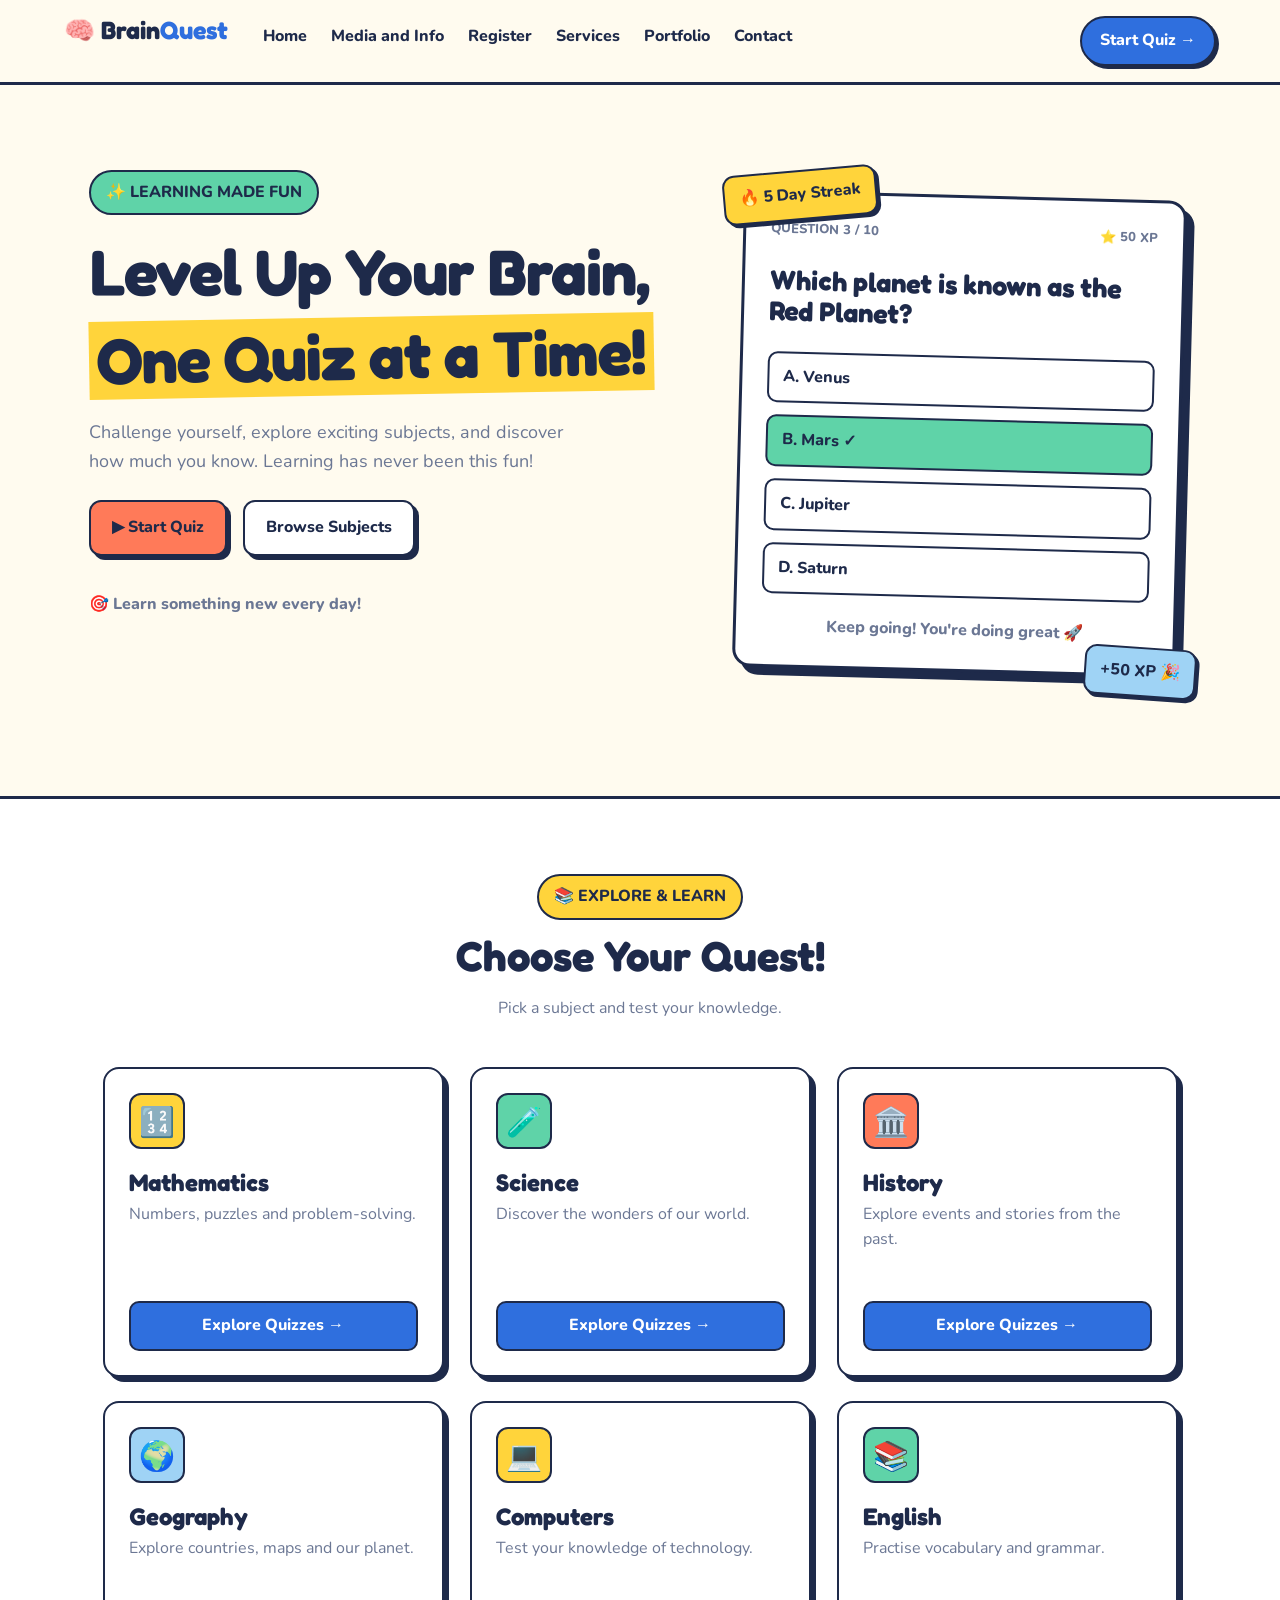
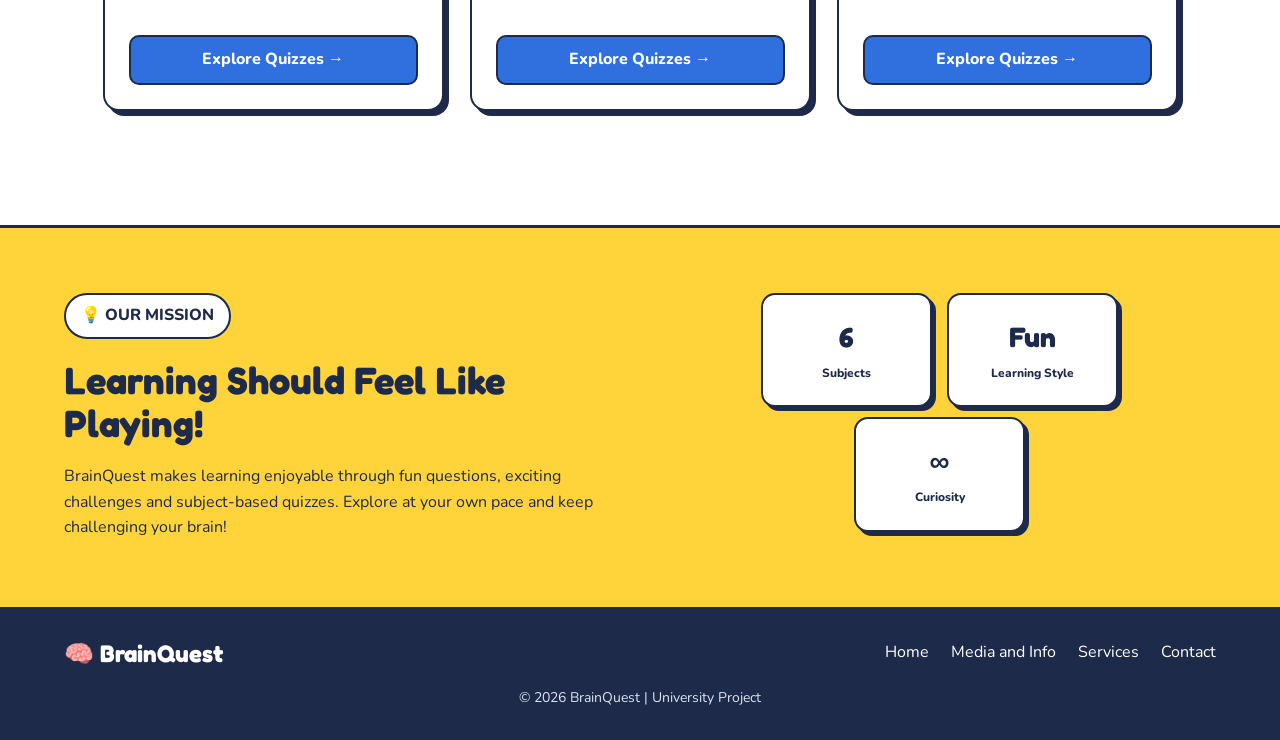
<file: index.html>
<!DOCTYPE html>
<html lang="en">
<head>
    <meta charset="UTF-8">
    <meta name="viewport" content="width=device-width, initial-scale=1.0">

    <title>BrainQuest | Level Up Your Brain</title>

    <link rel="stylesheet" href="home.css">
</head>
<body>

    <!-- Navigation Bar -->
    <header>
        <nav class="navbar">
            <a href="index.html" class="logo">
                🧠 Brain<span>Quest</span>
            </a>

            <div class="nav-links">
                <a href="index.html">Home</a>
                <a href="media.html">Media and Info</a>
                <a href="register.html">Register</a>
                <a href="services.html">Services</a>
                <a href="portfolio.html">Portfolio</a>
                <a href="contact.html">Contact</a>
            </div>

            <a href="services.html" class="nav-button">
                Start Quiz →
            </a>
        </nav>
    </header>

    <!-- Main Hero Section -->
    <main>
        <section class="hero">

            <!-- Left Side -->
            <div class="hero-content">
                <p class="badge">✨ LEARNING MADE FUN</p>

                <h1>
                    Level Up Your Brain,
                    <span>One Quiz at a Time!</span>
                </h1>

                <p class="hero-description">
                    Challenge yourself, explore exciting subjects,
                    and discover how much you know. Learning has
                    never been this fun!
                </p>

                <div class="hero-buttons">
                    <a href="services.html" class="start-button">
                        ▶ Start Quiz
                    </a>

                    <a href="#subjects" class="browse-button">
                        Browse Subjects
                    </a>
                </div>

                <p class="hero-note">
                    🎯 Learn something new every day!
                </p>
            </div>

            <!-- Right Side: Sample Quiz Card -->
            <div class="quiz-area">

                <div class="streak-badge">🔥 5 Day Streak</div>

                <div class="quiz-card">
                    <div class="quiz-top">
                        <span>QUESTION 3 / 10</span>
                        <span>⭐ 50 XP</span>
                    </div>

                    <h2>Which planet is known as the Red Planet?</h2>

                    <div class="answer-option">A. Venus</div>
                    <div class="answer-option correct">B. Mars ✓</div>
                    <div class="answer-option">C. Jupiter</div>
                    <div class="answer-option">D. Saturn</div>

                    <p class="quiz-footer">
                        Keep going! You're doing great 🚀
                    </p>
                </div>

                <div class="xp-badge">+50 XP 🎉</div>

            </div>
        </section>

        <!-- Subjects Section -->
        <section class="subjects" id="subjects">
            <div class="section-heading">
                <p class="badge">📚 EXPLORE & LEARN</p>
                <h2>Choose Your Quest!</h2>
                <p>Pick a subject and test your knowledge.</p>
            </div>

            <div class="subject-grid">

                <article class="subject-card math">
                    <div class="subject-icon">🔢</div>
                    <h3>Mathematics</h3>
                    <p>Numbers, puzzles and problem-solving.</p>
                    <a href="services.html">Explore Quizzes →</a>
                </article>

                <article class="subject-card science">
                    <div class="subject-icon">🧪</div>
                    <h3>Science</h3>
                    <p>Discover the wonders of our world.</p>
                    <a href="services.html">Explore Quizzes →</a>
                </article>

                <article class="subject-card history">
                    <div class="subject-icon">🏛️</div>
                    <h3>History</h3>
                    <p>Explore events and stories from the past.</p>
                    <a href="services.html">Explore Quizzes →</a>
                </article>

                <article class="subject-card geography">
                    <div class="subject-icon">🌍</div>
                    <h3>Geography</h3>
                    <p>Explore countries, maps and our planet.</p>
                    <a href="services.html">Explore Quizzes →</a>
                </article>

                <article class="subject-card computers">
                    <div class="subject-icon">💻</div>
                    <h3>Computers</h3>
                    <p>Test your knowledge of technology.</p>
                    <a href="services.html">Explore Quizzes →</a>
                </article>

                <article class="subject-card english">
                    <div class="subject-icon">📚</div>
                    <h3>English</h3>
                    <p>Practise vocabulary and grammar.</p>
                    <a href="services.html">Explore Quizzes →</a>
                </article>

            </div>
        </section>

        <!-- About Section -->
        <section class="about">
            <div class="about-content">
                <p class="badge">💡 OUR MISSION</p>
                <h2>Learning Should Feel Like Playing!</h2>

                <p>
                    BrainQuest makes learning enjoyable through
                    fun questions, exciting challenges and
                    subject-based quizzes. Explore at your own
                    pace and keep challenging your brain!
                </p>
            </div>

            <div class="about-stats">
                <div class="stat-card">
                    <strong>6</strong>
                    <span>Subjects</span>
                </div>

                <div class="stat-card">
                    <strong>Fun</strong>
                    <span>Learning Style</span>
                </div>

                <div class="stat-card">
                    <strong>∞</strong>
                    <span>Curiosity</span>
                </div>
            </div>
        </section>
    </main>

    <!-- Footer -->
    <footer class="footer">
        <div class="footer-logo">🧠 BrainQuest</div>

        <div class="footer-links">
            <a href="index.html">Home</a>
            <a href="media.html">Media and Info</a>
            <a href="services.html">Services</a>
            <a href="contact.html">Contact</a>
        </div>

        <p>© 2026 BrainQuest | University Project</p>
    </footer>

</body>
</html>
</file>
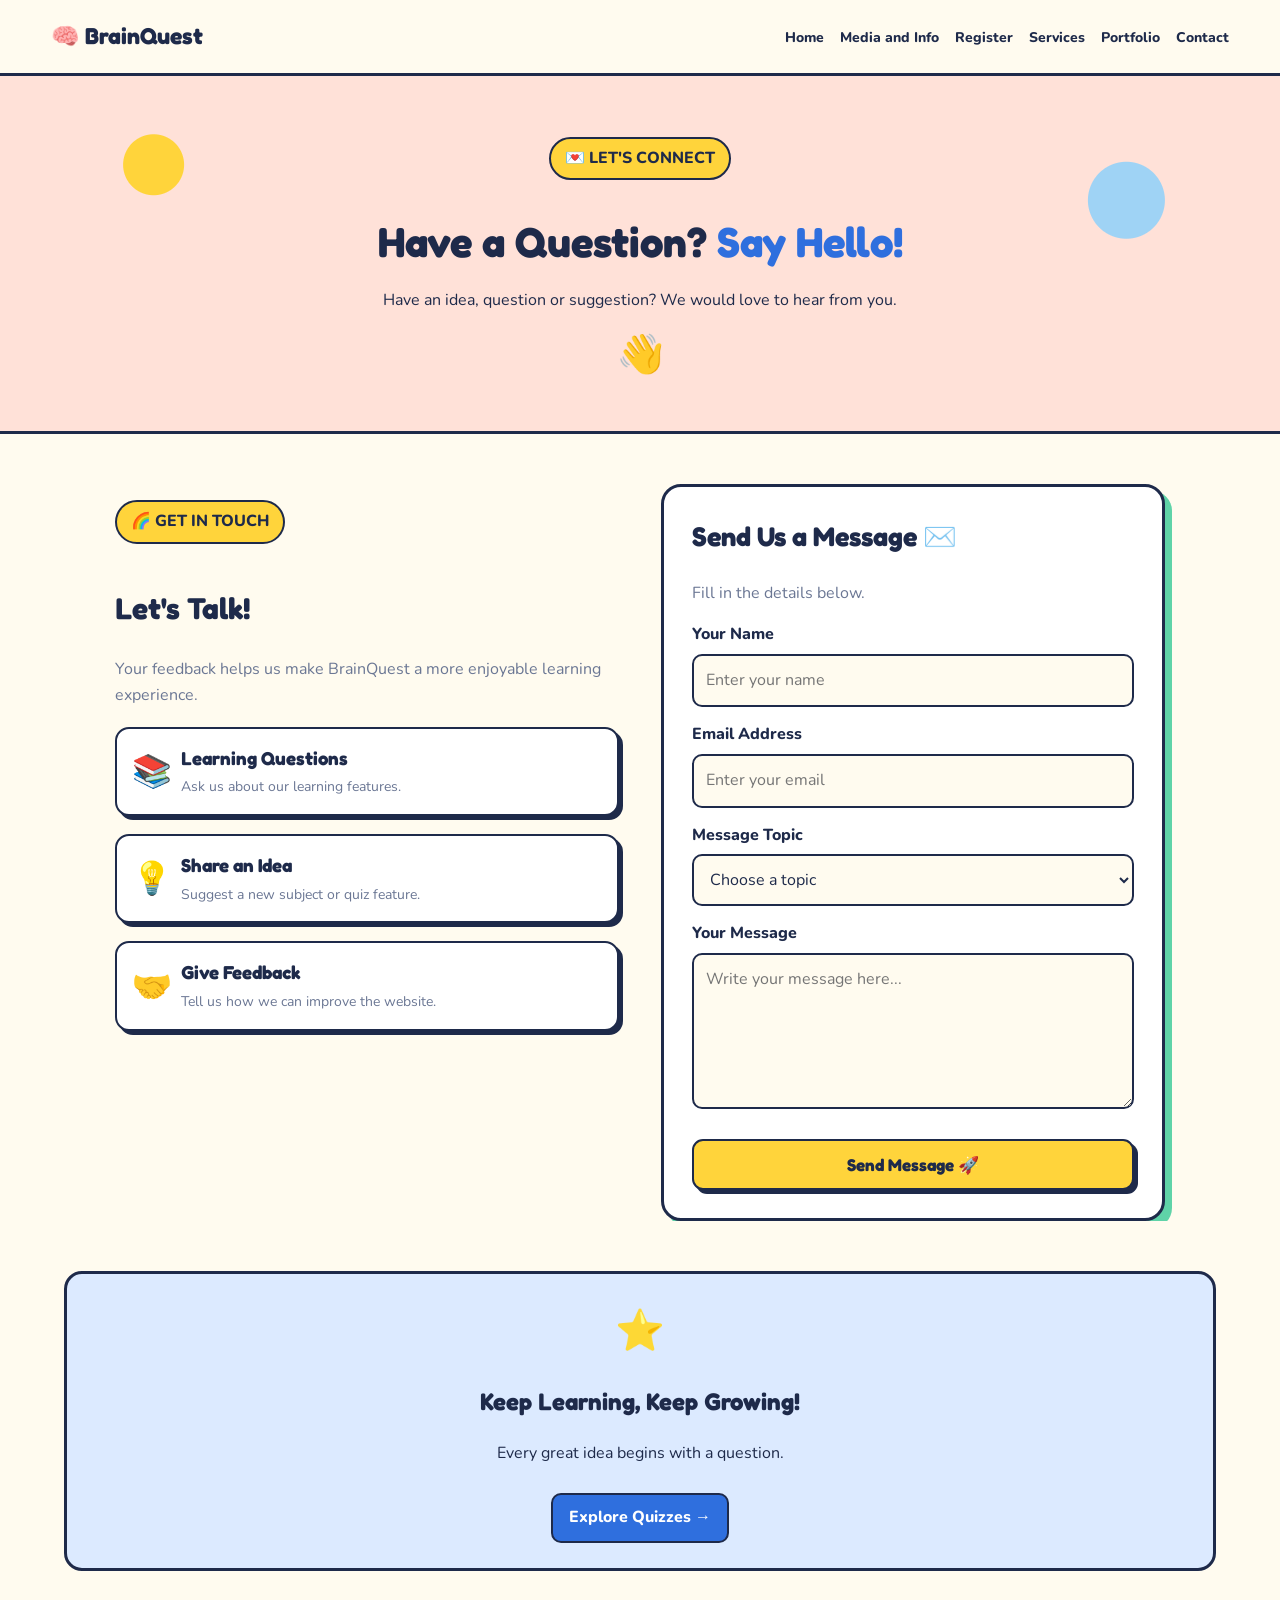
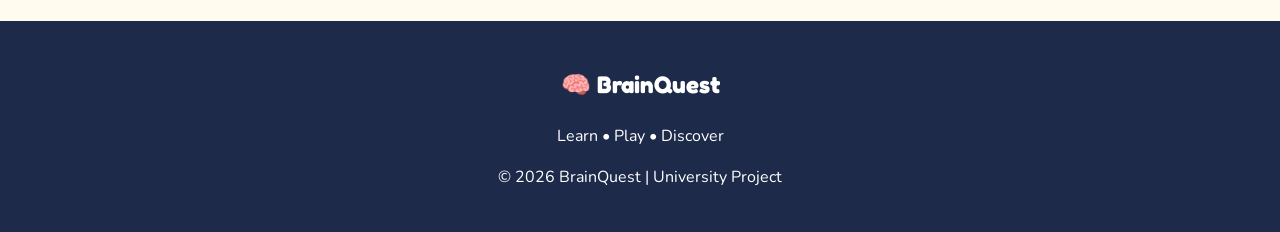
<file: contact.html>
<!DOCTYPE html>
<html lang="en">
<head>
    <meta charset="UTF-8">
    <meta name="viewport" content="width=device-width, initial-scale=1.0">

    <title>Contact Us | BrainQuest</title>
    <link rel="stylesheet" href="contact.css">
</head>
<body>

    <!-- Navigation Bar -->
    <header>
        <nav class="navbar">
            <a href="index.html" class="logo">🧠 BrainQuest</a>

            <div class="nav-links">
                <a href="index.html">Home</a>
                <a href="media.html">Media and Info</a>
                <a href="register.html">Register</a>
                <a href="services.html">Services</a>
                <a href="portfolio.html">Portfolio</a>
                <a href="contact.html">Contact</a>
            </div>
        </nav>
    </header>

    <main>

        <!-- Contact Introduction -->
        <section class="hero">
            <p class="badge">💌 LET'S CONNECT</p>
            <h1>Have a Question? <span>Say Hello!</span></h1>
            <p>
                Have an idea, question or suggestion?
                We would love to hear from you.
            </p>
            <div class="hero-icon">👋</div>
        </section>

        <!-- Contact Section -->
        <section class="contact-section">

            <div class="contact-info">
                <p class="badge">🌈 GET IN TOUCH</p>
                <h2>Let's Talk!</h2>
                <p>
                    Your feedback helps us make BrainQuest
                    a more enjoyable learning experience.
                </p>

                <div class="info-card">
                    <span>📚</span>
                    <div>
                        <h3>Learning Questions</h3>
                        <p>Ask us about our learning features.</p>
                    </div>
                </div>

                <div class="info-card">
                    <span>💡</span>
                    <div>
                        <h3>Share an Idea</h3>
                        <p>Suggest a new subject or quiz feature.</p>
                    </div>
                </div>

                <div class="info-card">
                    <span>🤝</span>
                    <div>
                        <h3>Give Feedback</h3>
                        <p>Tell us how we can improve the website.</p>
                    </div>
                </div>
            </div>

            <!-- Contact Form -->
            <div class="contact-form-card">
                <h2>Send Us a Message ✉️</h2>
                <p>Fill in the details below.</p>

                <form action="#" method="get">

                    <label for="name">Your Name</label>
                    <input
                        type="text"
                        id="name"
                        name="name"
                        placeholder="Enter your name"
                        required
                    >

                    <label for="email">Email Address</label>
                    <input
                        type="email"
                        id="email"
                        name="email"
                        placeholder="Enter your email"
                        required
                    >

                    <label for="topic">Message Topic</label>
                    <select id="topic" name="topic" required>
                        <option value="">Choose a topic</option>
                        <option value="question">General Question</option>
                        <option value="suggestion">Suggestion</option>
                        <option value="feedback">Feedback</option>
                    </select>

                    <label for="message">Your Message</label>
                    <textarea
                        id="message"
                        name="message"
                        rows="5"
                        placeholder="Write your message here..."
                        required
                    ></textarea>

                    <button type="submit">Send Message 🚀</button>

                </form>
            </div>

        </section>

        <!-- Closing Section -->
        <section class="closing">
            <span>⭐</span>
            <h2>Keep Learning, Keep Growing!</h2>
            <p>Every great idea begins with a question.</p>
            <a href="services.html">Explore Quizzes →</a>
        </section>

    </main>

    <!-- Footer -->
    <footer class="footer">
        <h2>🧠 BrainQuest</h2>
        <p>Learn • Play • Discover</p>
        <p>© 2026 BrainQuest | University Project</p>
    </footer>

</body>
</html>
</file>
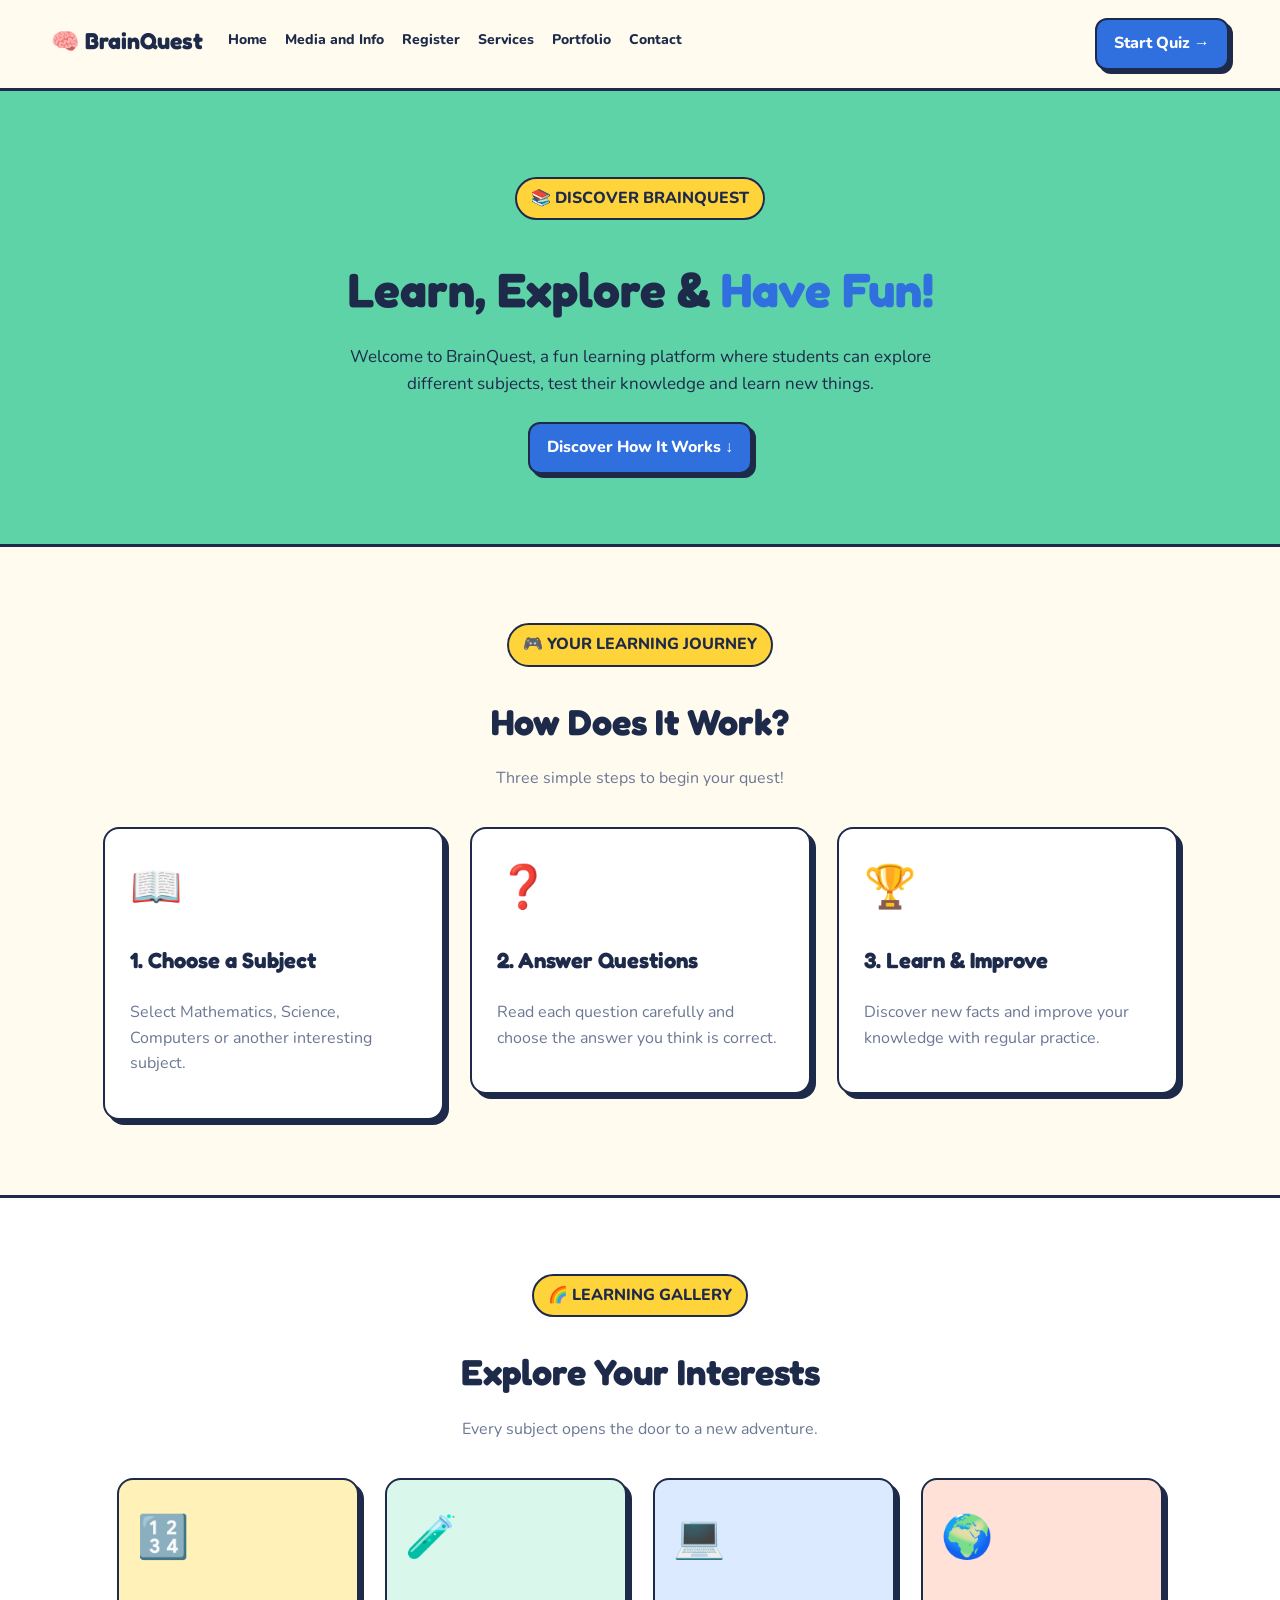
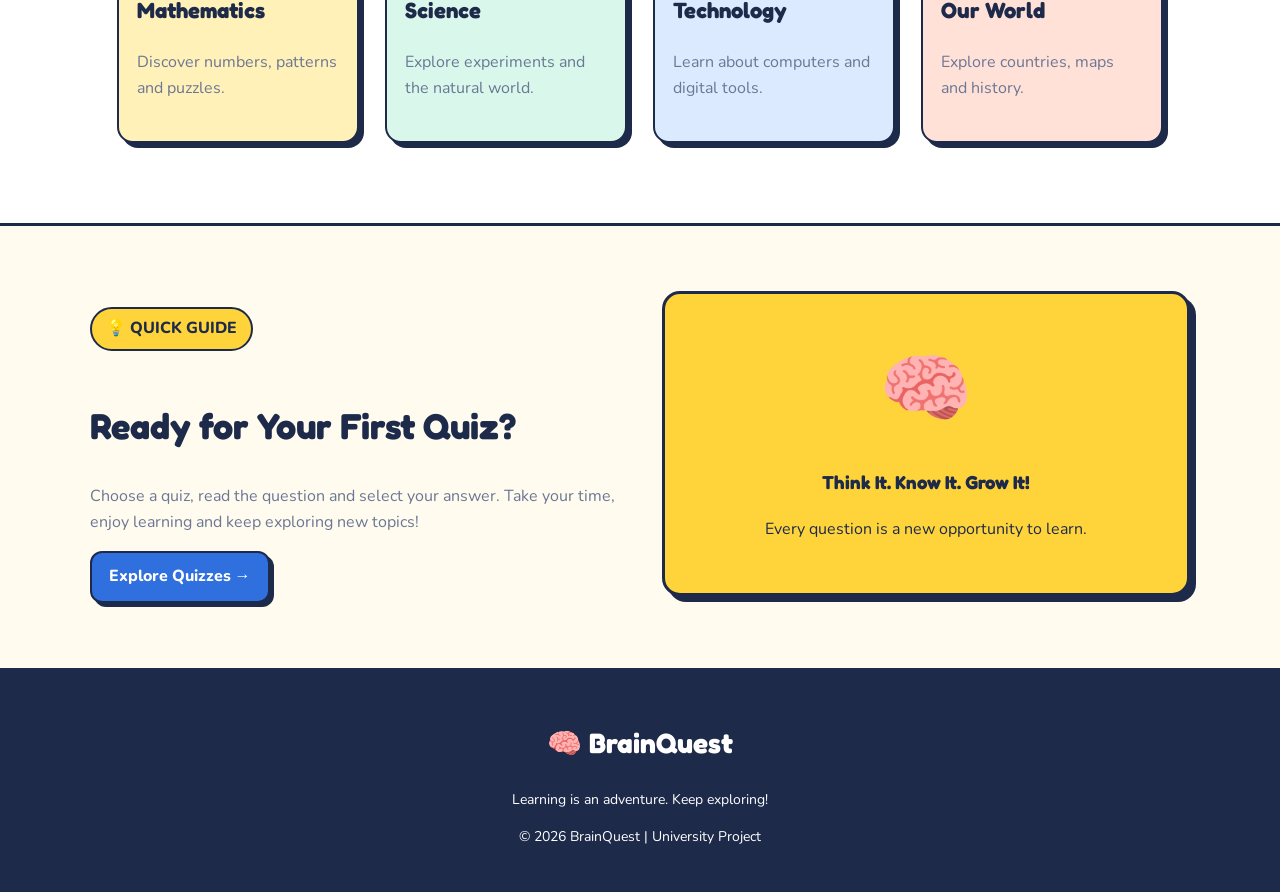
<file: media.html>
<!DOCTYPE html>
<html lang="en">
<head>
    <meta charset="UTF-8">
    <meta name="viewport" content="width=device-width, initial-scale=1.0">
    <title>Media and Info | BrainQuest</title>
    <link rel="stylesheet" href="media.css">
</head>
<body>

    <!-- Navigation Bar -->
    <header>
        <nav class="navbar">
            <a href="index.html" class="logo">🧠 BrainQuest</a>

            <div class="nav-links">
                <a href="index.html">Home</a>
                <a href="media.html">Media and Info</a>
                <a href="register.html">Register</a>
                <a href="services.html">Services</a>
                <a href="portfolio.html">Portfolio</a>
                <a href="contact.html">Contact</a>
            </div>

            <a href="services.html" class="nav-button">Start Quiz →</a>
        </nav>
    </header>

    <main>

        <!-- Introduction -->
        <section class="intro">
            <p class="badge">📚 DISCOVER BRAINQUEST</p>
            <h1>Learn, Explore & <span>Have Fun!</span></h1>
            <p>
                Welcome to BrainQuest, a fun learning platform
                where students can explore different subjects,
                test their knowledge and learn new things.
            </p>
            <a href="#how-it-works" class="main-button">
                Discover How It Works ↓
            </a>
        </section>

        <!-- How It Works -->
        <section class="how-it-works" id="how-it-works">
            <div class="section-heading">
                <p class="badge">🎮 YOUR LEARNING JOURNEY</p>
                <h2>How Does It Work?</h2>
                <p>Three simple steps to begin your quest!</p>
            </div>

            <div class="steps">
                <article class="step-card">
                    <div class="step-icon">📖</div>
                    <h3>1. Choose a Subject</h3>
                    <p>Select Mathematics, Science, Computers
                    or another interesting subject.</p>
                </article>

                <article class="step-card">
                    <div class="step-icon">❓</div>
                    <h3>2. Answer Questions</h3>
                    <p>Read each question carefully and
                    choose the answer you think is correct.</p>
                </article>

                <article class="step-card">
                    <div class="step-icon">🏆</div>
                    <h3>3. Learn & Improve</h3>
                    <p>Discover new facts and improve your
                    knowledge with regular practice.</p>
                </article>
            </div>
        </section>

        <!-- Media Gallery -->
        <section class="gallery">
            <div class="section-heading">
                <p class="badge">🌈 LEARNING GALLERY</p>
                <h2>Explore Your Interests</h2>
                <p>Every subject opens the door to a new adventure.</p>
            </div>

            <div class="gallery-grid">
                <article class="gallery-card math">
                    <div class="gallery-icon">🔢</div>
                    <h3>Mathematics</h3>
                    <p>Discover numbers, patterns and puzzles.</p>
                </article>

                <article class="gallery-card science">
                    <div class="gallery-icon">🧪</div>
                    <h3>Science</h3>
                    <p>Explore experiments and the natural world.</p>
                </article>

                <article class="gallery-card technology">
                    <div class="gallery-icon">💻</div>
                    <h3>Technology</h3>
                    <p>Learn about computers and digital tools.</p>
                </article>

                <article class="gallery-card world">
                    <div class="gallery-icon">🌍</div>
                    <h3>Our World</h3>
                    <p>Explore countries, maps and history.</p>
                </article>
            </div>
        </section>

        <!-- Quiz Information -->
        <section class="quiz-info">
            <div class="info-content">
                <p class="badge">💡 QUICK GUIDE</p>
                <h2>Ready for Your First Quiz?</h2>
                <p>
                    Choose a quiz, read the question and select
                    your answer. Take your time, enjoy learning
                    and keep exploring new topics!
                </p>
                <a href="services.html" class="main-button">
                    Explore Quizzes →
                </a>
            </div>

            <div class="info-picture">
                <span>🧠</span>
                <h3>Think It. Know It. Grow It!</h3>
                <p>Every question is a new opportunity to learn.</p>
            </div>
        </section>

    </main>

    <!-- Footer -->
    <footer class="footer">
        <h2>🧠 BrainQuest</h2>
        <p>Learning is an adventure. Keep exploring!</p>
        <p>© 2026 BrainQuest | University Project</p>
    </footer>

</body>
</html>
</file>
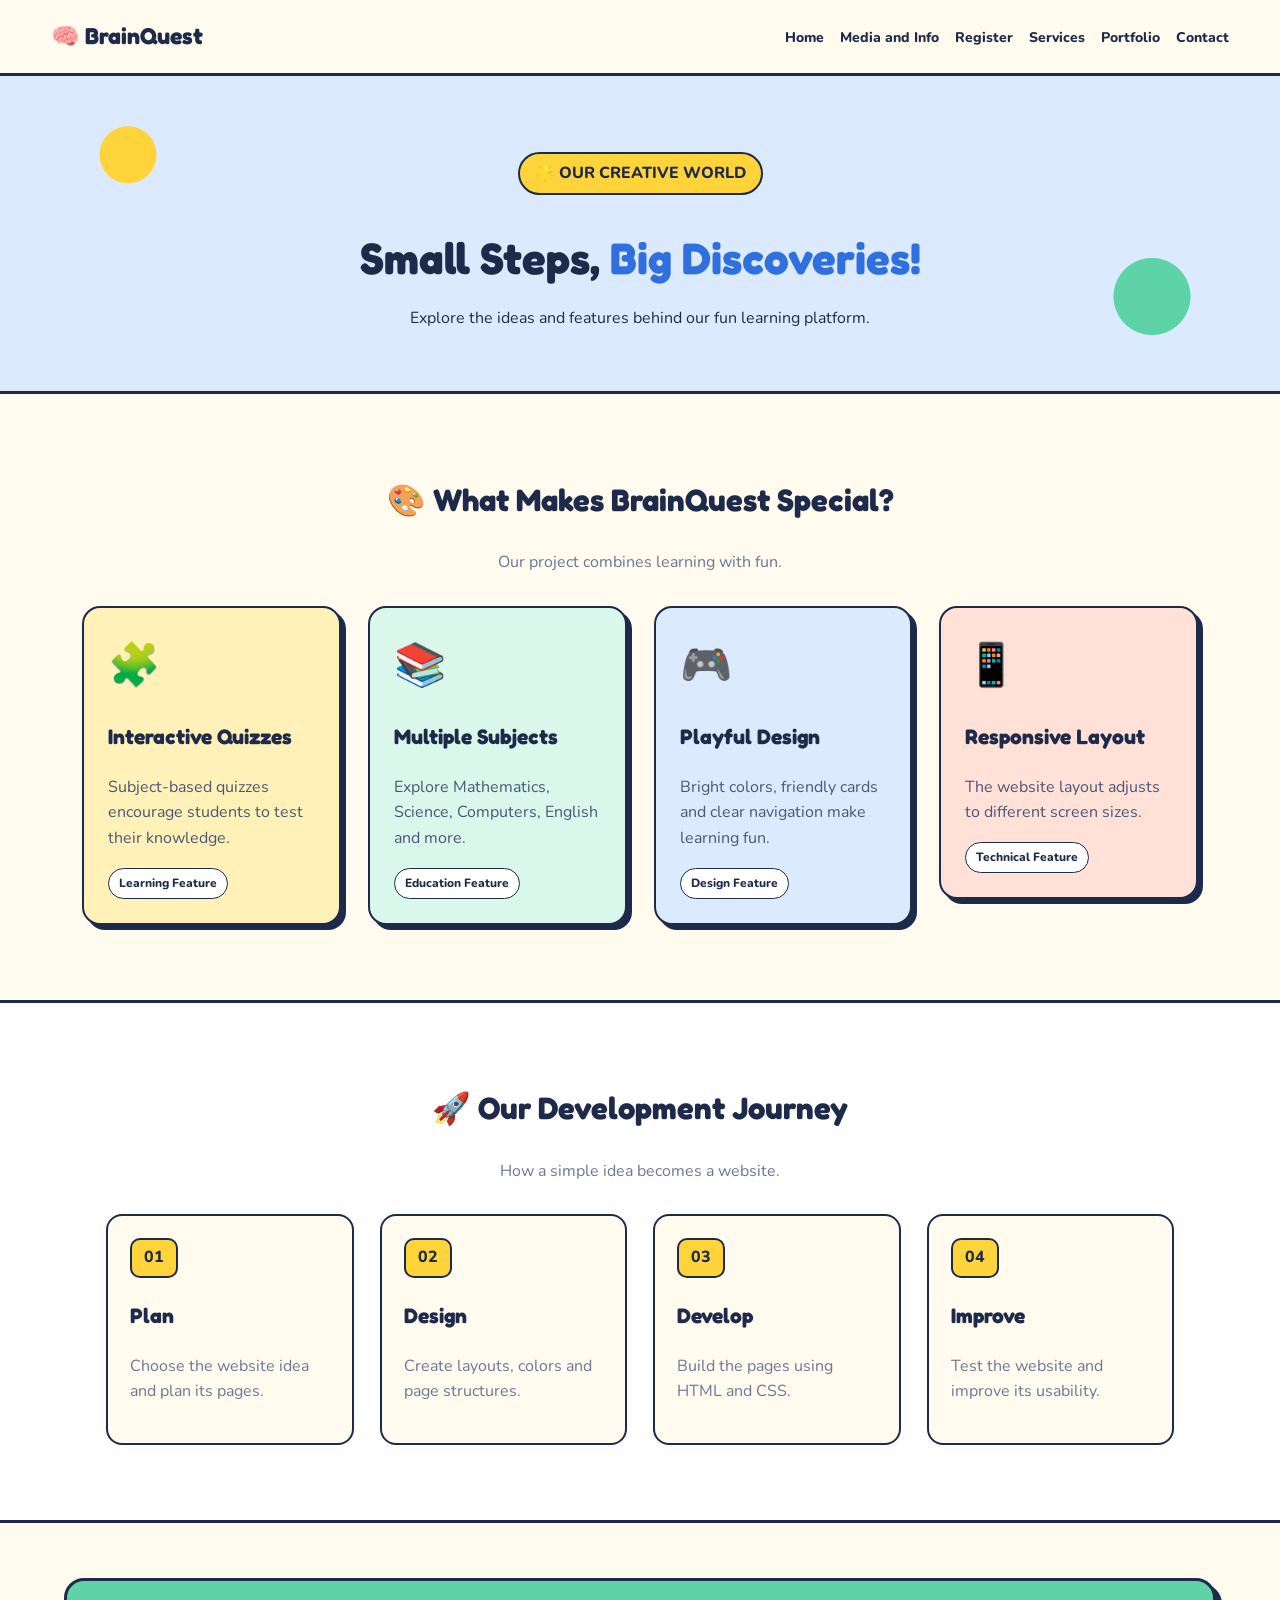
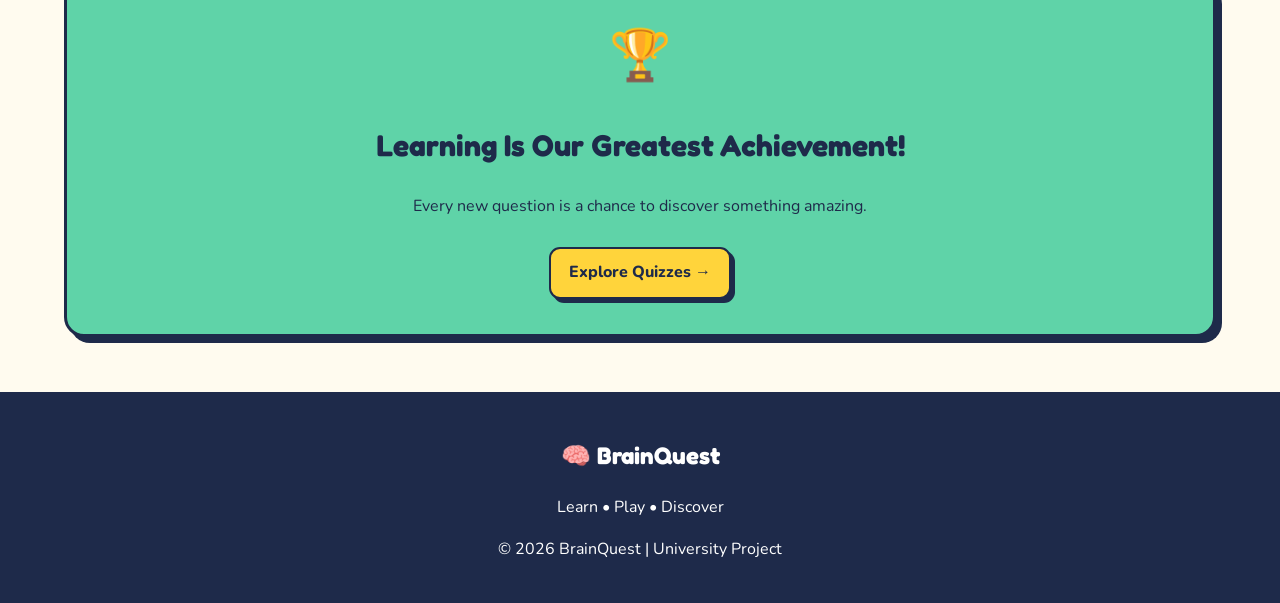
<file: portfolio.html>
<!DOCTYPE html>
<html lang="en">
<head>
    <meta charset="UTF-8">
    <meta name="viewport" content="width=device-width, initial-scale=1.0">

    <title>Our Portfolio | BrainQuest</title>
    <link rel="stylesheet" href="portfolio.css">
</head>
<body>

    <!-- Navigation Bar -->
    <header>
        <nav class="navbar">
            <a href="index.html" class="logo">🧠 BrainQuest</a>

            <div class="nav-links">
                <a href="index.html">Home</a>
                <a href="media.html">Media and Info</a>
                <a href="register.html">Register</a>
                <a href="services.html">Services</a>
                <a href="portfolio.html">Portfolio</a>
                <a href="contact.html">Contact</a>
            </div>
        </nav>
    </header>

    <main>

        <!-- Portfolio Introduction -->
        <section class="hero">
            <p class="badge">🌟 OUR CREATIVE WORLD</p>
            <h1>Small Steps, <span>Big Discoveries!</span></h1>
            <p>
                Explore the ideas and features behind
                our fun learning platform.
            </p>
        </section>

        <!-- Project Features -->
        <section class="portfolio-section">
            <div class="section-heading">
                <h2>🎨 What Makes BrainQuest Special?</h2>
                <p>Our project combines learning with fun.</p>
            </div>

            <div class="portfolio-grid">

                <article class="portfolio-card yellow">
                    <div class="card-icon">🧩</div>
                    <h3>Interactive Quizzes</h3>
                    <p>
                        Subject-based quizzes encourage
                        students to test their knowledge.
                    </p>
                    <span>Learning Feature</span>
                </article>

                <article class="portfolio-card mint">
                    <div class="card-icon">📚</div>
                    <h3>Multiple Subjects</h3>
                    <p>
                        Explore Mathematics, Science,
                        Computers, English and more.
                    </p>
                    <span>Education Feature</span>
                </article>

                <article class="portfolio-card blue">
                    <div class="card-icon">🎮</div>
                    <h3>Playful Design</h3>
                    <p>
                        Bright colors, friendly cards
                        and clear navigation make learning fun.
                    </p>
                    <span>Design Feature</span>
                </article>

                <article class="portfolio-card coral">
                    <div class="card-icon">📱</div>
                    <h3>Responsive Layout</h3>
                    <p>
                        The website layout adjusts to
                        different screen sizes.
                    </p>
                    <span>Technical Feature</span>
                </article>

            </div>
        </section>

        <!-- Development Journey -->
        <section class="journey">
            <div class="section-heading">
                <h2>🚀 Our Development Journey</h2>
                <p>How a simple idea becomes a website.</p>
            </div>

            <div class="journey-grid">

                <article class="journey-card">
                    <span class="step-number">01</span>
                    <h3>Plan</h3>
                    <p>Choose the website idea and plan its pages.</p>
                </article>

                <article class="journey-card">
                    <span class="step-number">02</span>
                    <h3>Design</h3>
                    <p>Create layouts, colors and page structures.</p>
                </article>

                <article class="journey-card">
                    <span class="step-number">03</span>
                    <h3>Develop</h3>
                    <p>Build the pages using HTML and CSS.</p>
                </article>

                <article class="journey-card">
                    <span class="step-number">04</span>
                    <h3>Improve</h3>
                    <p>Test the website and improve its usability.</p>
                </article>

            </div>
        </section>

        <!-- Call to Action -->
        <section class="portfolio-cta">
            <div class="cta-icon">🏆</div>
            <h2>Learning Is Our Greatest Achievement!</h2>
            <p>
                Every new question is a chance
                to discover something amazing.
            </p>
            <a href="services.html" class="portfolio-button">
                Explore Quizzes →
            </a>
        </section>

    </main>

    <!-- Footer -->
    <footer class="footer">
        <h2>🧠 BrainQuest</h2>
        <p>Learn • Play • Discover</p>
        <p>© 2026 BrainQuest | University Project</p>
    </footer>

</body>
</html>
</file>
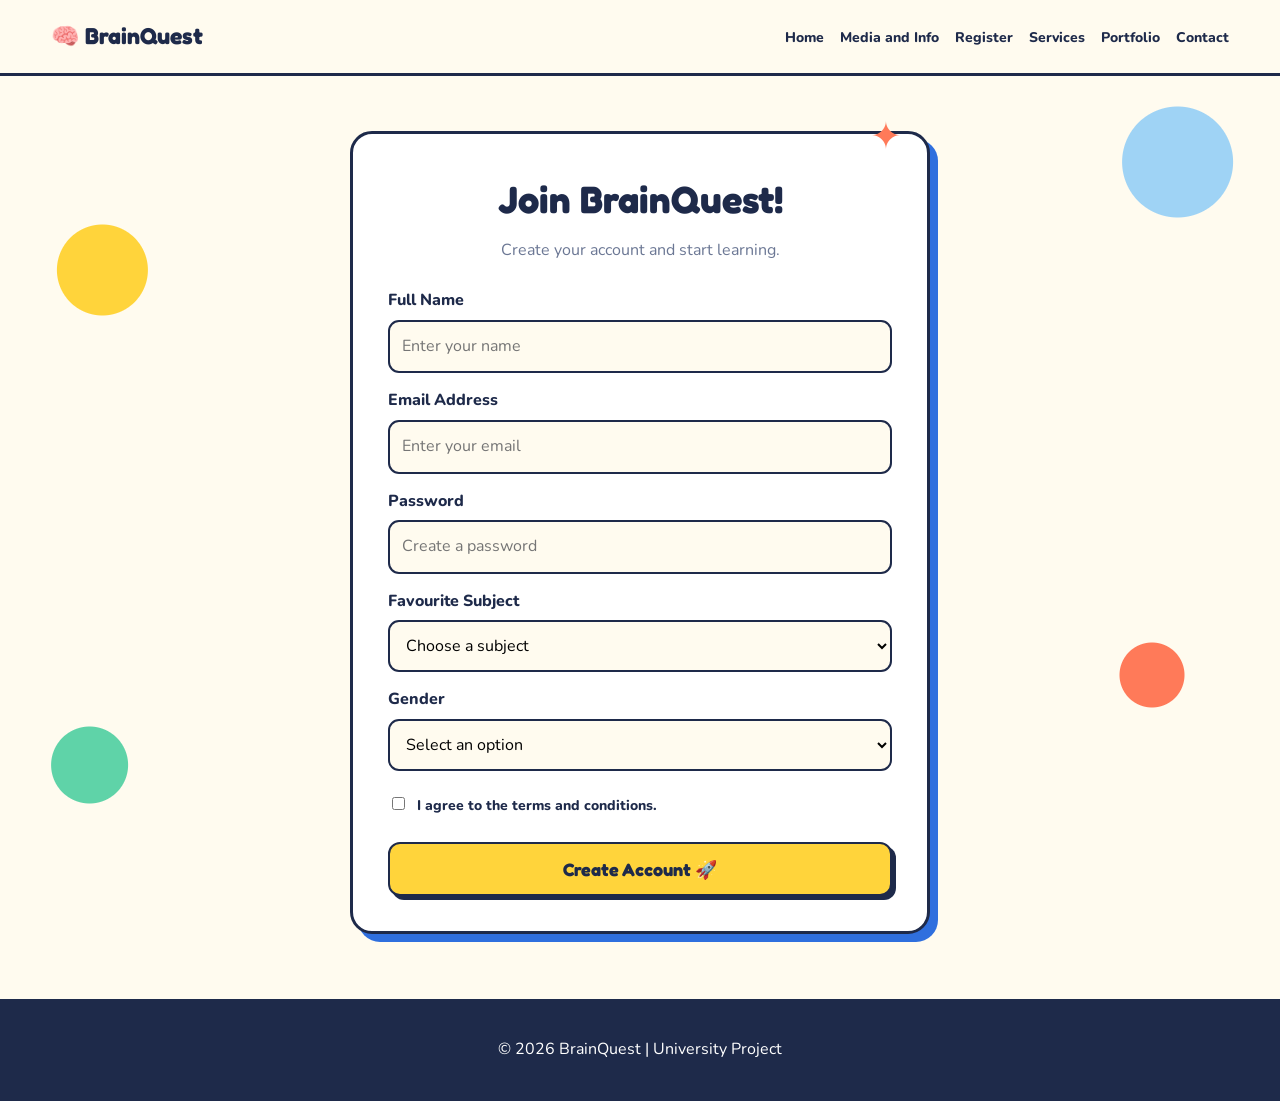
<file: register.html>
<!DOCTYPE html>
<html lang="en">
<head>
    <meta charset="UTF-8">
    <meta name="viewport" content="width=device-width, initial-scale=1.0">

    <title>Register | BrainQuest</title>

    <link rel="stylesheet" href="register.css">
</head>
<body>

    <header>
        <nav class="navbar">
            <a href="index.html" class="logo">🧠 BrainQuest</a>

            <div class="nav-links">
                <a href="index.html">Home</a>
                <a href="media.html">Media and Info</a>
                <a href="register.html">Register</a>
                <a href="services.html">Services</a>
                <a href="portfolio.html">Portfolio</a>
                <a href="contact.html">Contact</a>
            </div>
        </nav>
    </header>

    <main>
        <section class="register-section">

            <h1>Join BrainQuest!</h1>
            <p>Create your account and start learning.</p>

            <form action="#" method="get">

                <label for="fullname">Full Name</label>
                <input type="text" id="fullname" name="fullname"
                       placeholder="Enter your name" required>

                <label for="email">Email Address</label>
                <input type="email" id="email" name="email"
                       placeholder="Enter your email" required>

                <label for="password">Password</label>
                <input type="password" id="password" name="password"
                       placeholder="Create a password" required>

                <label for="subject">Favourite Subject</label>
                <select id="subject" name="subject" required>
                    <option value="">Choose a subject</option>
                    <option value="math">Mathematics</option>
                    <option value="science">Science</option>
                    <option value="computers">Computers</option>
                    <option value="english">English</option>
                </select>

                <label for="gender">Gender</label>
                <select id="gender" name="gender" required>
                    <option value="">Select an option</option>
                    <option value="female">Female</option>
                    <option value="male">Male</option>
                    <option value="other">Prefer not to say</option>
                </select>

                <label class="terms">
                    <input type="checkbox" name="terms" required>
                    I agree to the terms and conditions.
                </label>

                <button type="submit">Create Account 🚀</button>

            </form>
        </section>
    </main>

    <footer class="footer">
        <p>© 2026 BrainQuest | University Project</p>
    </footer>

</body>
</html>
</file>
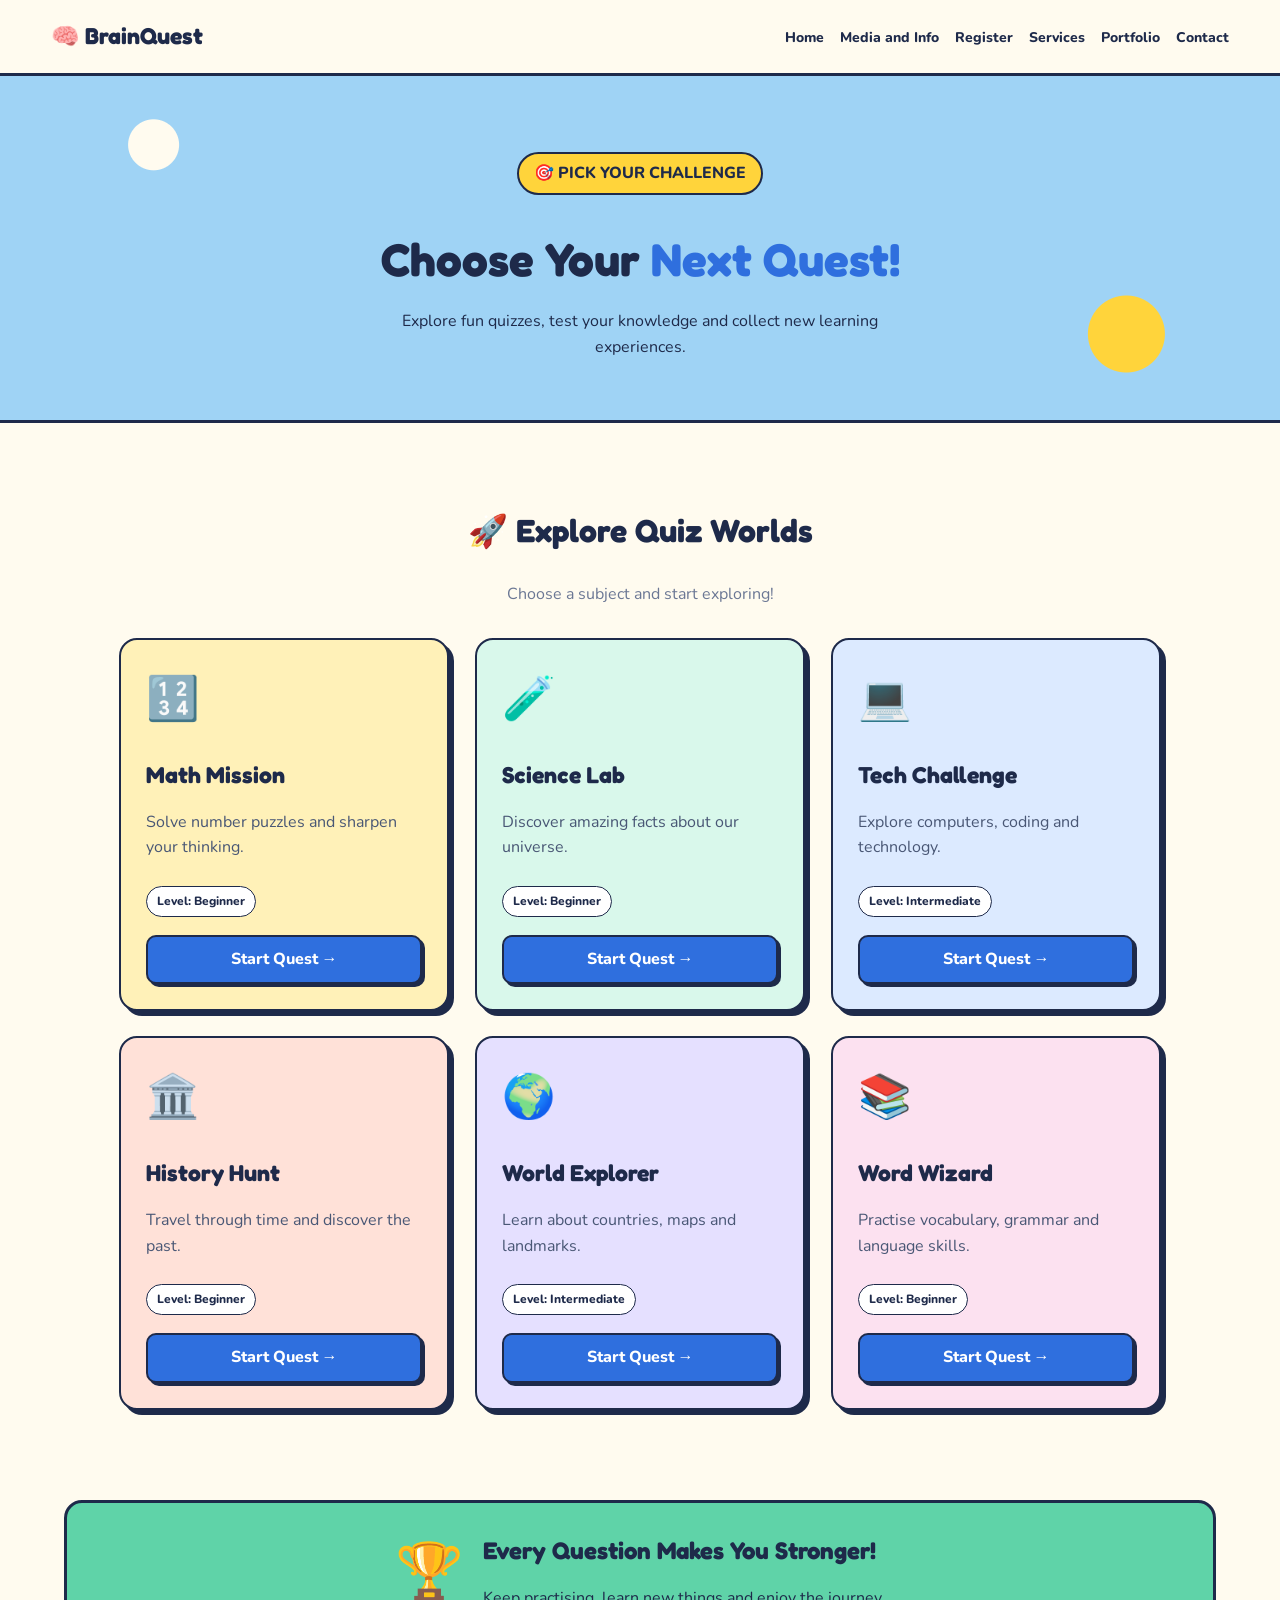
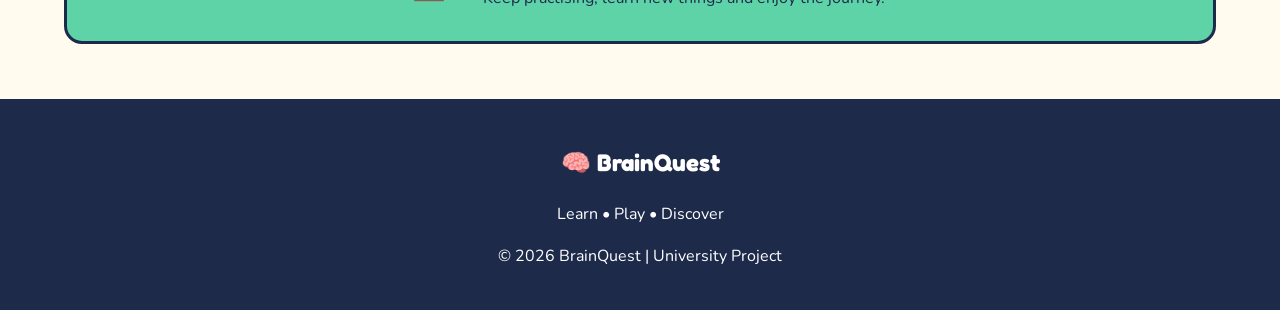
<file: services.html>
<!DOCTYPE html>
<html lang="en">
<head>
    <meta charset="UTF-8">
    <meta name="viewport" content="width=device-width, initial-scale=1.0">

    <title>Quests and Services | BrainQuest</title>
    <link rel="stylesheet" href="services.css">
</head>
<body>

    <!-- Navigation Bar -->
    <header>
        <nav class="navbar">
            <a href="index.html" class="logo">🧠 BrainQuest</a>

            <div class="nav-links">
                <a href="index.html">Home</a>
                <a href="media.html">Media and Info</a>
                <a href="register.html">Register</a>
                <a href="services.html">Services</a>
                <a href="portfolio.html">Portfolio</a>
                <a href="contact.html">Contact</a>
            </div>
        </nav>
    </header>

    <main>

        <!-- Introduction -->
        <section class="hero">
            <p class="badge">🎯 PICK YOUR CHALLENGE</p>
            <h1>Choose Your <span>Next Quest!</span></h1>
            <p>
                Explore fun quizzes, test your knowledge
                and collect new learning experiences.
            </p>
        </section>

        <!-- Quiz Categories -->
        <section class="quiz-section">
            <div class="section-heading">
                <h2>🚀 Explore Quiz Worlds</h2>
                <p>Choose a subject and start exploring!</p>
            </div>

            <div class="quiz-grid">

                <article class="quiz-card math">
                    <div class="quiz-icon">🔢</div>
                    <h3>Math Mission</h3>
                    <p>Solve number puzzles and sharpen your thinking.</p>
                    <span class="level">Level: Beginner</span>
                    <a href="register.html" class="quiz-button">
                        Start Quest →
                    </a>
                </article>

                <article class="quiz-card science">
                    <div class="quiz-icon">🧪</div>
                    <h3>Science Lab</h3>
                    <p>Discover amazing facts about our universe.</p>
                    <span class="level">Level: Beginner</span>
                    <a href="register.html" class="quiz-button">
                        Start Quest →
                    </a>
                </article>

                <article class="quiz-card computers">
                    <div class="quiz-icon">💻</div>
                    <h3>Tech Challenge</h3>
                    <p>Explore computers, coding and technology.</p>
                    <span class="level">Level: Intermediate</span>
                    <a href="register.html" class="quiz-button">
                        Start Quest →
                    </a>
                </article>

                <article class="quiz-card history">
                    <div class="quiz-icon">🏛️</div>
                    <h3>History Hunt</h3>
                    <p>Travel through time and discover the past.</p>
                    <span class="level">Level: Beginner</span>
                    <a href="register.html" class="quiz-button">
                        Start Quest →
                    </a>
                </article>

                <article class="quiz-card geography">
                    <div class="quiz-icon">🌍</div>
                    <h3>World Explorer</h3>
                    <p>Learn about countries, maps and landmarks.</p>
                    <span class="level">Level: Intermediate</span>
                    <a href="register.html" class="quiz-button">
                        Start Quest →
                    </a>
                </article>

                <article class="quiz-card english">
                    <div class="quiz-icon">📚</div>
                    <h3>Word Wizard</h3>
                    <p>Practise vocabulary, grammar and language skills.</p>
                    <span class="level">Level: Beginner</span>
                    <a href="register.html" class="quiz-button">
                        Start Quest →
                    </a>
                </article>

            </div>
        </section>

        <!-- Bonus Section -->
        <section class="bonus">
            <div class="bonus-icon">🏆</div>

            <div>
                <h2>Every Question Makes You Stronger!</h2>
                <p>
                    Keep practising, learn new things
                    and enjoy the journey.
                </p>
            </div>
        </section>

    </main>

    <!-- Footer -->
    <footer class="footer">
        <h2>🧠 BrainQuest</h2>
        <p>Learn • Play • Discover</p>
        <p>© 2026 BrainQuest | University Project</p>
    </footer>

</body>
</html>
</file>
<file: home.css>
@import url('https://fonts.googleapis.com/css2?family=Fredoka:wght@500;600;700&family=Nunito:wght@400;600;700;800&display=swap');

* {
    box-sizing: border-box;
}

html {
    scroll-behavior: smooth;
}

body {
    margin: 0;
    background: #FFFBEF;
    color: #1E2A4A;
    font-family: 'Nunito', sans-serif;
    font-size: 16px;
    line-height: 1.6;
}

h1, h2, h3, .logo, .footer-logo {
    font-family: 'Fredoka', sans-serif;
    line-height: 1.15;
}

a {
    color: inherit;
    text-decoration: none;
}

/* Navbar */

.navbar {
    position: sticky;
    top: 0;
    z-index: 10;
    padding: 16px 5%;
    background: #FFFBEF;
    border-bottom: 3px solid #1E2A4A;
    overflow: hidden;
}

.logo {
    float: left;
    font-size: 25px;
    font-weight: 700;
    white-space: nowrap;
}

.logo span {
    color: #2F6FDE;
}

.nav-links {
    float: left;
    margin: 8px 0 0 35px;
}

.nav-links a {
    display: inline-block;
    margin-right: 20px;
    font-weight: 800;
    transition: color 0.15s, transform 0.15s;
}

.nav-links a:hover {
    color: #2F6FDE;
    transform: translateY(-2px);
}

.nav-button {
    float: right;
    padding: 10px 18px;
    color: white;
    background: #2F6FDE;
    border: 2.5px solid #1E2A4A;
    border-radius: 999px;
    box-shadow: 3px 3px 0 #1E2A4A;
    font-weight: 800;
}

/* Hero Section */

.hero {
    position: relative;
    max-width: 1150px;
    margin: auto;
    padding: 85px 24px 100px;
    overflow: hidden;
}

.hero-content {
    float: left;
    width: 54%;
}

.badge {
    display: inline-block;
    margin: 0 0 20px;
    padding: 8px 15px;
    background: #5FD3A8;
    border: 2.5px solid #1E2A4A;
    border-radius: 999px;
    font-weight: 800;
}

.hero h1 {
    margin: 0;
    font-size: 64px;
    letter-spacing: -1px;
}

.hero h1 span {
    display: inline-block;
    margin-top: 8px;
    padding: 2px 8px;
    background: #FFD43B;
    transform: rotate(-1deg);
}

.hero-description {
    max-width: 500px;
    margin: 24px 0;
    color: #6B7794;
    font-size: 18px;
}

.hero-buttons {
    overflow: hidden;
}

.start-button, .browse-button {
    display: inline-block;
    margin: 0 12px 10px 0;
    padding: 13px 21px;
    border: 2.5px solid #1E2A4A;
    border-radius: 12px;
    box-shadow: 4px 4px 0 #1E2A4A;
    font-weight: 800;
    transition: transform 0.15s, box-shadow 0.15s;
}

.start-button {
    background: #FF7A59;
}

.browse-button {
    background: #FFFFFF;
}

.start-button:hover, .browse-button:hover {
    transform: translate(-2px, -2px);
    box-shadow: 6px 6px 0 #1E2A4A;
}

.hero-note {
    margin-top: 26px;
    color: #6B7794;
    font-weight: 800;
}

/* Quiz Card */

.quiz-area {
    position: relative;
    float: right;
    width: 42%;
    padding: 25px 10px;
}

.quiz-card {
    position: relative;
    z-index: 1;
    padding: 25px;
    background: #FFFFFF;
    border: 3px solid #1E2A4A;
    border-radius: 18px;
    box-shadow: 8px 8px 0 #1E2A4A;
    transform: rotate(1.5deg);
}

.quiz-top {
    overflow: hidden;
    color: #6B7794;
    font-size: 13px;
    font-weight: 800;
}

.quiz-top > :first-child {
    float: left;
}

.quiz-top > :last-child {
    float: right;
}

.quiz-card h2 {
    margin: 25px 0;
    font-size: 27px;
}

.answer-option {
    margin-top: 12px;
    padding: 11px 14px;
    background: #FFFFFF;
    border: 2px solid #1E2A4A;
    border-radius: 10px;
    font-weight: 800;
}

.answer-option.correct {
    background: #5FD3A8;
}

.quiz-footer {
    margin: 20px 0 0;
    color: #6B7794;
    font-weight: 800;
    text-align: center;
}

.streak-badge, .xp-badge {
    position: absolute;
    z-index: 2;
    padding: 10px 14px;
    border: 2.5px solid #1E2A4A;
    border-radius: 12px;
    box-shadow: 3px 3px 0 #1E2A4A;
    font-weight: 800;
}

.streak-badge {
    top: 0;
    left: -5px;
    background: #FFD43B;
    transform: rotate(-5deg);
}

.xp-badge {
    right: -5px;
    bottom: 0;
    background: #9FD3F5;
    transform: rotate(4deg);
}

/* Subjects Section */

.subjects {
    padding: 75px 24px 90px;
    background: #FFFFFF;
    border-top: 3px solid #1E2A4A;
}

.section-heading {
    margin: 0 auto 45px;
    text-align: center;
}

.section-heading .badge {
    margin-bottom: 12px;
    background: #FFD43B;
}

.section-heading h2 {
    margin: 0;
    font-size: 42px;
}

.section-heading > p:last-child {
    color: #6B7794;
}

.subject-grid {
    max-width: 1100px;
    margin: auto;
    text-align: center;
}

.subject-card {
    display: inline-block;
    vertical-align: top;
    position: relative;
    width: 31%;
    min-height: 310px;
    margin: 0 1% 24px;
    padding: 24px 24px 75px;
    background: #FFFFFF;
    border: 2.5px solid #1E2A4A;
    border-radius: 16px;
    box-shadow: 5px 5px 0 #1E2A4A;
    text-align: left;
    transition: transform 0.15s, box-shadow 0.15s;
}

.subject-card:hover {
    transform: translate(-2px, -2px);
    box-shadow: 7px 7px 0 #1E2A4A;
}

.subject-icon {
    width: 56px;
    height: 56px;
    border: 2.5px solid #1E2A4A;
    border-radius: 12px;
    font-size: 29px;
    text-align: center;
    line-height: 56px;
}

.math .subject-icon, .computers .subject-icon {
    background: #FFD43B;
}

.science .subject-icon, .english .subject-icon {
    background: #5FD3A8;
}

.history .subject-icon {
    background: #FF7A59;
}

.geography .subject-icon {
    background: #9FD3F5;
}

.subject-card h3 {
    margin: 20px 0 5px;
    font-size: 24px;
}

.subject-card p {
    margin: 0 0 22px;
    color: #6B7794;
}

.subject-card > a {
    position: absolute;
    right: 24px;
    bottom: 24px;
    left: 24px;
    display: block;
    padding: 10px;
    background: #2F6FDE;
    border: 2px solid #1E2A4A;
    border-radius: 10px;
    color: white;
    font-weight: 800;
    text-align: center;
}

/* About Section */

.about {
    padding: 65px 5%;
    background: #FFD43B;
    border-top: 3px solid #1E2A4A;
    border-bottom: 3px solid #1E2A4A;
    overflow: hidden;
}

.about-content {
    float: left;
    width: 48%;
}

.about-content h2 {
    margin: 0 0 18px;
    font-size: 38px;
}

.about-content > p:last-child {
    margin-bottom: 0;
}

.about-content .badge {
    background: #FFFFFF;
}

.about-stats {
    float: right;
    width: 48%;
    text-align: center;
}

.stat-card {
    display: inline-block;
    vertical-align: top;
    width: 31%;
    min-height: 110px;
    margin: 0 1% 10px;
    padding: 20px 8px;
    background: #FFFFFF;
    border: 2.5px solid #1E2A4A;
    border-radius: 14px;
    box-shadow: 4px 4px 0 #1E2A4A;
    text-align: center;
}

.stat-card strong {
    display: block;
    font-family: 'Fredoka', sans-serif;
    font-size: 28px;
}

.stat-card span {
    font-size: 12px;
    font-weight: 800;
}

/* Footer */

.footer {
    padding: 30px 5%;
    background: #1E2A4A;
    color: white;
    overflow: hidden;
}

.footer-logo {
    float: left;
    font-size: 24px;
    font-weight: 700;
}

.footer-links {
    float: right;
}

.footer-links a {
    display: inline-block;
    margin-left: 18px;
}

.footer-links a:hover {
    color: #FFD43B;
}

.footer p {
    clear: both;
    margin: 0;
    padding-top: 20px;
    color: #dce3f5;
    font-size: 14px;
    text-align: center;
}

/* Tablet */

@media (max-width: 1023px) {
    .nav-links {
        display: none;
    }

    .hero-content {
        width: 52%;
    }

    .quiz-area {
        width: 44%;
    }

    .hero h1 {
        font-size: 54px;
    }

    .subject-card {
        width: 47%;
    }

    .about-content {
        width: 48%;
    }

    .about-stats {
        width: 48%;
    }

    .stat-card {
        width: 45%;
    }
}

/* Phone */

@media (max-width: 639px) {
    .navbar {
        padding: 14px 16px;
    }

    .logo {
        font-size: 21px;
    }

    .nav-button {
        padding: 8px 12px;
        font-size: 14px;
    }

    .hero {
        padding: 55px 22px 70px;
    }

    .hero-content {
        float: none;
        width: 100%;
    }

    .hero h1 {
        font-size: 43px;
    }

    .hero-description {
        font-size: 16px;
    }

    .quiz-area {
        float: none;
        width: 100%;
        margin: 10px 5px 20px;
    }

    .quiz-card {
        padding: 20px;
    }

    .quiz-card h2 {
        font-size: 23px;
    }

    .subjects {
        padding: 55px 22px 65px;
    }

    .section-heading h2 {
        font-size: 34px;
    }

    .subject-card {
        width: 100%;
        margin: 0 0 20px;
    }

    .about {
        padding: 50px 22px;
    }

    .about-content {
        float: none;
        width: 100%;
    }

    .about-content h2 {
        font-size: 32px;
    }

    .about-stats {
        float: none;
        width: 100%;
        margin-top: 28px;
    }

    .stat-card {
        width: 30%;
        min-height: 95px;
        margin: 0 1% 8px;
    }

    .stat-card strong {
        font-size: 23px;
    }

    .stat-card span {
        font-size: 11px;
    }

    .footer {
        text-align: center;
    }

    .footer-logo {
        float: none;
    }

    .footer-links {
        float: none;
        margin: 15px 0;
    }

    .footer-links a {
        margin: 0 8px;
    }
}
</file>
<file: contact.css>
@import url('https://fonts.googleapis.com/css2?family=Fredoka:wght@500;600;700&family=Nunito:wght@400;600;700;800&display=swap');

* {
    box-sizing: border-box;
}

body {
    margin: 0;
    background: #FFFBEF;
    color: #1E2A4A;
    font-family: 'Nunito', sans-serif;
    line-height: 1.6;
}

a {
    color: inherit;
    text-decoration: none;
}

/* Navigation */

.navbar {
    padding: 18px 4%;
    background: #FFFBEF;
    border-bottom: 3px solid #1E2A4A;
    overflow: hidden;
}

.logo {
    float: left;
    font-family: 'Fredoka', sans-serif;
    font-size: 23px;
    font-weight: 700;
}

.nav-links {
    float: right;
    margin-top: 7px;
}

.nav-links a {
    display: inline-block;
    margin-left: 12px;
    font-size: 14px;
    font-weight: 800;
}

.nav-links a:hover {
    color: #2F6FDE;
}

/* Hero Section */

.hero {
    padding: 45px 20px;
    text-align: center;
    background-color: #FFE1D8;
    background-image:
        radial-gradient(circle at 12% 25%, #FFD43B 0 30px, transparent 31px),
        radial-gradient(circle at 88% 35%, #9FD3F5 0 38px, transparent 39px);
    border-bottom: 3px solid #1E2A4A;
}

.badge {
    display: inline-block;
    padding: 7px 14px;
    background: #FFD43B;
    border: 2px solid #1E2A4A;
    border-radius: 25px;
    font-weight: 800;
}

.hero h1 {
    margin: 12px 0;
    font-family: 'Fredoka', sans-serif;
    font-size: 42px;
}

.hero h1 span {
    color: #2F6FDE;
}

.hero > p:not(.badge) {
    max-width: 550px;
    margin: auto;
}

.hero-icon {
    margin-top: 12px;
    font-size: 38px;
}

/* Contact Layout */

.contact-section {
    max-width: 1100px;
    margin: 50px auto;
    padding: 0 25px;
    overflow: hidden;
}

.contact-info {
    float: left;
    width: 48%;
}

.contact-form-card {
    float: right;
    width: 48%;
}

/* Contact Information */

.contact-info h2,
.contact-form-card h2 {
    font-family: 'Fredoka', sans-serif;
    font-size: 30px;
}

.contact-info > p:not(.badge) {
    color: #6B7794;
}

.info-card {
    margin-top: 18px;
    padding: 15px;
    background: white;
    border: 2px solid #1E2A4A;
    border-radius: 14px;
    box-shadow: 4px 4px 0 #1E2A4A;
    transition: transform 0.2s;
    overflow: hidden;
}

.info-card:hover {
    transform: translateX(5px);
}

.info-card span {
    display: inline-block;
    vertical-align: middle;
    width: 45px;
    font-size: 32px;
}

.info-card div {
    display: inline-block;
    vertical-align: middle;
    width: 80%;
}

.info-card h3 {
    margin: 0;
    font-family: 'Fredoka', sans-serif;
}

.info-card p {
    margin: 3px 0 0;
    color: #6B7794;
    font-size: 14px;
}

/* Contact Form */

.contact-form-card {
    padding: 28px;
    background: white;
    border: 3px solid #1E2A4A;
    border-radius: 20px;
    box-shadow: 7px 7px 0 #5FD3A8;
}

.contact-form-card h2 {
    margin-top: 0;
    font-size: 27px;
}

.contact-form-card > p {
    color: #6B7794;
}

form label {
    display: block;
    margin-top: 15px;
    font-weight: 800;
}

form input,
form select,
form textarea {
    width: 100%;
    margin-top: 6px;
    padding: 12px;
    background: #FFFBEF;
    color: #1E2A4A;
    border: 2px solid #1E2A4A;
    border-radius: 10px;
    font: inherit;
}

form textarea {
    resize: vertical;
}

form input:focus,
form select:focus,
form textarea:focus {
    outline: 3px solid #9FD3F5;
    border-color: #2F6FDE;
}

/* Submit Button */

form button {
    width: 100%;
    margin-top: 22px;
    padding: 13px;
    background: #FFD43B;
    color: #1E2A4A;
    border: 2px solid #1E2A4A;
    border-radius: 11px;
    box-shadow: 4px 4px 0 #1E2A4A;
    font-family: 'Fredoka', sans-serif;
    font-size: 17px;
    font-weight: 700;
    cursor: pointer;
    transition: background 0.2s;
}

form button:hover {
    background: #5FD3A8;
}

/* Closing Section */

.closing {
    margin: 20px 5% 50px;
    padding: 25px;
    background: #DCEAFF;
    border: 3px solid #1E2A4A;
    border-radius: 18px;
    text-align: center;
}

.closing span {
    font-size: 40px;
}

.closing h2 {
    font-family: 'Fredoka', sans-serif;
}

.closing a {
    display: inline-block;
    margin-top: 10px;
    padding: 10px 16px;
    background: #2F6FDE;
    color: white;
    border: 2px solid #1E2A4A;
    border-radius: 10px;
    font-weight: 800;
    transition: background 0.2s;
}

.closing a:hover {
    background: #1E2A4A;
}

/* Footer */

.footer {
    padding: 25px;
    background: #1E2A4A;
    color: white;
    text-align: center;
}

.footer h2 {
    font-family: 'Fredoka', sans-serif;
}

/* Tablet and Mobile */

@media (max-width: 800px) {

    .contact-info,
    .contact-form-card {
        float: none;
        width: 100%;
    }

    .contact-form-card {
        margin-top: 35px;
    }
}

@media (max-width: 600px) {

    .navbar {
        padding: 15px;
    }

    .nav-links {
        float: none;
        clear: both;
        margin-top: 15px;
    }

    .nav-links a {
        margin: 0 8px 5px 0;
    }

    .hero h1 {
        font-size: 32px;
    }

    .contact-section {
        margin: 30px auto;
        padding: 0 18px;
    }

    .contact-form-card {
        padding: 20px;
    }

    .closing {
        margin: 20px 18px 35px;
    }
}
</file>
<file: media.css>
@import url('https://fonts.googleapis.com/css2?family=Fredoka:wght@500;600;700&family=Nunito:wght@400;600;700;800&display=swap');

* {
    box-sizing: border-box;
}

body {
    margin: 0;
    background: #FFFBEF;
    color: #1E2A4A;
    font-family: 'Nunito', sans-serif;
    line-height: 1.6;
}

h1, h2, h3, .logo {
    font-family: 'Fredoka', sans-serif;
}

a {
    color: inherit;
    text-decoration: none;
}

/* Navigation */

.navbar {
    padding: 18px 4%;
    background: #FFFBEF;
    border-bottom: 3px solid #1E2A4A;
    overflow: hidden;
}

.logo {
    float: left;
    margin-top: 5px;
    font-size: 23px;
    font-weight: 700;
    white-space: nowrap;
}

.nav-links {
    float: left;
    margin: 9px 0 0 25px;
}

.nav-links a {
    display: inline-block;
    margin-right: 14px;
    font-size: 14px;
    font-weight: 800;
}

.nav-links a:hover {
    color: #2F6FDE;
}

.nav-button, .main-button {
    display: inline-block;
    padding: 11px 17px;
    background: #2F6FDE;
    color: white;
    border: 2px solid #1E2A4A;
    border-radius: 12px;
    box-shadow: 4px 4px 0 #1E2A4A;
    font-weight: 800;
}

.nav-button {
    float: right;
    white-space: nowrap;
}

/* Introduction */

.intro {
    padding: 70px 20px;
    text-align: center;
    background: #5FD3A8;
    border-bottom: 3px solid #1E2A4A;
}

.badge {
    display: inline-block;
    padding: 7px 14px;
    background: #FFD43B;
    border: 2px solid #1E2A4A;
    border-radius: 30px;
    font-weight: 800;
}

.intro h1 {
    margin: 15px 0;
    font-size: 48px;
}

.intro h1 span {
    color: #2F6FDE;
}

.intro > p:not(.badge) {
    max-width: 650px;
    margin: 0 auto 25px;
    font-size: 17px;
}

/* Section Headings */

.section-heading {
    margin-bottom: 35px;
    text-align: center;
}

.section-heading h2 {
    margin: 10px 0;
    font-size: 36px;
}

.section-heading > p:last-child {
    color: #6B7794;
}

/* How It Works */

.how-it-works, .gallery {
    padding: 60px 5%;
}

.steps {
    max-width: 1100px;
    margin: auto;
    text-align: center;
}

.step-card {
    display: inline-block;
    vertical-align: top;
    width: 31%;
    margin: 0 1% 15px;
    padding: 25px;
    background: white;
    border: 2.5px solid #1E2A4A;
    border-radius: 16px;
    box-shadow: 5px 5px 0 #1E2A4A;
    text-align: left;
}

.step-icon {
    font-size: 42px;
}

.step-card h3 {
    font-size: 22px;
}

.step-card p {
    color: #6B7794;
}

/* Gallery */

.gallery {
    background: white;
    border-top: 3px solid #1E2A4A;
    border-bottom: 3px solid #1E2A4A;
}

.gallery-grid {
    max-width: 1100px;
    margin: auto;
    text-align: center;
}

.gallery-card {
    display: inline-block;
    vertical-align: top;
    width: 22%;
    margin: 0 1% 20px;
    padding: 24px 18px;
    border: 2.5px solid #1E2A4A;
    border-radius: 16px;
    box-shadow: 5px 5px 0 #1E2A4A;
    text-align: left;
}

.math {
    background: #FFF1B8;
}

.science {
    background: #D9F8EB;
}

.technology {
    background: #DCEAFF;
}

.world {
    background: #FFE1D8;
}

.gallery-icon {
    font-size: 42px;
}

.gallery-card h3 {
    font-size: 22px;
}

.gallery-card p {
    color: #6B7794;
}

/* Quiz Information */

.quiz-info {
    padding: 65px 7%;
    overflow: hidden;
}

.info-content {
    float: left;
    width: 48%;
}

.info-picture {
    float: right;
    width: 48%;
    padding: 35px;
    background: #FFD43B;
    border: 3px solid #1E2A4A;
    border-radius: 18px;
    box-shadow: 6px 6px 0 #1E2A4A;
    text-align: center;
}

.info-content h2 {
    font-size: 36px;
}

.info-content p:not(.badge) {
    color: #6B7794;
}

.info-picture span {
    font-size: 75px;
}

/* Footer */

.footer {
    padding: 30px 20px;
    background: #1E2A4A;
    color: white;
    text-align: center;
}

.footer h2 {
    font-size: 28px;
}

.footer p {
    font-size: 14px;
}

/* Tablet */

@media (max-width: 1000px) {

    .nav-links {
        display: none;
    }

    .step-card {
        width: 30%;
    }

    .gallery-card {
        width: 46%;
    }
}

/* Mobile */

@media (max-width: 600px) {

    .navbar {
        padding: 15px;
    }

    .logo {
        font-size: 19px;
    }

    .nav-button {
        padding: 8px 10px;
        font-size: 12px;
    }

    .intro {
        padding: 50px 20px;
    }

    .intro h1 {
        font-size: 36px;
    }

    .steps {
        text-align: center;
    }

    .step-card {
        width: 100%;
        margin: 0 0 25px;
        text-align: left;
    }

    .section-heading h2, .info-content h2 {
        font-size: 30px;
    }

    .gallery-card {
        width: 100%;
        margin: 0 0 20px;
    }

    .how-it-works, .gallery {
        padding: 45px 22px;
    }

    .quiz-info {
        padding: 45px 22px;
    }

    .info-content {
        float: none;
        width: 100%;
    }

    .info-picture {
        float: none;
        width: 100%;
        margin-top: 30px;
    }
}
</file>
<file: portfolio.css>
@import url('https://fonts.googleapis.com/css2?family=Fredoka:wght@500;600;700&family=Nunito:wght@400;600;700;800&display=swap');

* {
    box-sizing: border-box;
}

body {
    margin: 0;
    background: #FFFBEF;
    color: #1E2A4A;
    font-family: 'Nunito', sans-serif;
    line-height: 1.6;
}

a {
    color: inherit;
    text-decoration: none;
}

/* Navigation */

.navbar {
    padding: 18px 4%;
    background: #FFFBEF;
    border-bottom: 3px solid #1E2A4A;
    overflow: hidden;
}

.logo {
    float: left;
    font-family: 'Fredoka', sans-serif;
    font-size: 23px;
    font-weight: 700;
}

.nav-links {
    float: right;
    margin-top: 7px;
}

.nav-links a {
    display: inline-block;
    margin-left: 12px;
    font-size: 14px;
    font-weight: 800;
}

.nav-links a:hover {
    color: #2F6FDE;
}

/* Hero Section */

.hero {
    padding: 60px 20px;
    text-align: center;
    background-color: #DCEAFF;
    background-image:
        radial-gradient(circle at 10% 25%, #FFD43B 0 28px, transparent 29px),
        radial-gradient(circle at 90% 70%, #5FD3A8 0 38px, transparent 39px);
    border-bottom: 3px solid #1E2A4A;
}

.badge {
    display: inline-block;
    padding: 7px 15px;
    background: #FFD43B;
    border: 2px solid #1E2A4A;
    border-radius: 25px;
    font-weight: 800;
}

.hero h1 {
    margin: 12px 0;
    font-family: 'Fredoka', sans-serif;
    font-size: 44px;
}

.hero h1 span {
    color: #2F6FDE;
}

.hero > p:last-child {
    max-width: 550px;
    margin: auto;
}

/* Section Headings */

.portfolio-section,
.journey {
    padding: 55px 5%;
}

.section-heading {
    margin-bottom: 30px;
    text-align: center;
}

.section-heading h2 {
    font-family: 'Fredoka', sans-serif;
    font-size: 31px;
}

.section-heading p {
    color: #6B7794;
}

/* Portfolio Cards */

.portfolio-grid {
    max-width: 1150px;
    margin: auto;
    text-align: center;
}

.portfolio-card {
    display: inline-block;
    vertical-align: top;
    width: 22.5%;
    margin: 0 1% 20px;
    padding: 24px;
    border: 2.5px solid #1E2A4A;
    border-radius: 18px;
    box-shadow: 5px 5px 0 #1E2A4A;
    text-align: left;
    transition: transform 0.25s;
}

.portfolio-card:hover {
    transform: translateY(-6px);
}

.yellow {
    background: #FFF1B8;
}

.mint {
    background: #D9F8EB;
}

.blue {
    background: #DCEAFF;
}

.coral {
    background: #FFE1D8;
}

.card-icon {
    font-size: 42px;
}

.portfolio-card h3,
.journey-card h3 {
    font-family: 'Fredoka', sans-serif;
    font-size: 21px;
}

.portfolio-card p {
    color: #495775;
}

.portfolio-card span {
    display: inline-block;
    padding: 5px 10px;
    background: white;
    border: 1px solid #1E2A4A;
    border-radius: 20px;
    font-size: 12px;
    font-weight: 800;
}

/* Development Journey */

.journey {
    background: white;
    border-top: 3px solid #1E2A4A;
    border-bottom: 3px solid #1E2A4A;
}

.journey-grid {
    max-width: 1100px;
    margin: auto;
    text-align: center;
}

.journey-card {
    display: inline-block;
    vertical-align: top;
    width: 22.5%;
    margin: 0 1% 20px;
    padding: 22px;
    background: #FFFBEF;
    border: 2px solid #1E2A4A;
    border-radius: 16px;
    text-align: left;
}

.step-number {
    display: inline-block;
    padding: 5px 12px;
    background: #FFD43B;
    border: 2px solid #1E2A4A;
    border-radius: 10px;
    font-weight: 800;
}

.journey-card p {
    color: #6B7794;
}

/* Call to Action */

.portfolio-cta {
    margin: 55px 5%;
    padding: 35px 20px;
    background: #5FD3A8;
    border: 3px solid #1E2A4A;
    border-radius: 20px;
    box-shadow: 6px 6px 0 #1E2A4A;
    text-align: center;
}

.cta-icon {
    font-size: 50px;
}

.portfolio-cta h2 {
    font-family: 'Fredoka', sans-serif;
    font-size: 30px;
}

.portfolio-button {
    display: inline-block;
    margin-top: 12px;
    padding: 11px 18px;
    background: #FFD43B;
    border: 2px solid #1E2A4A;
    border-radius: 11px;
    box-shadow: 4px 4px 0 #1E2A4A;
    font-weight: 800;
    transition: background 0.25s;
}

.portfolio-button:hover {
    background: white;
}

/* Footer */

.footer {
    padding: 25px;
    background: #1E2A4A;
    color: white;
    text-align: center;
}

.footer h2 {
    font-family: 'Fredoka', sans-serif;
}

/* Tablet */

@media (max-width: 950px) {

    .portfolio-card,
    .journey-card {
        width: 46%;
    }
}

/* Mobile */

@media (max-width: 600px) {

    .navbar {
        padding: 15px;
    }

    .nav-links {
        float: none;
        clear: both;
        margin-top: 15px;
    }

    .nav-links a {
        margin: 0 8px 5px 0;
    }

    .hero h1 {
        font-size: 33px;
    }

    .portfolio-card,
    .journey-card {
        width: 100%;
        margin: 0 0 20px;
    }

    .portfolio-section,
    .journey {
        padding: 35px 22px;
    }

    .portfolio-cta {
        margin: 35px 18px;
    }

    .portfolio-cta h2 {
        font-size: 25px;
    }
}
</file>
<file: register.css>
@import url('https://fonts.googleapis.com/css2?family=Fredoka:wght@500;600;700&family=Nunito:wght@400;600;700;800&display=swap');

* {
    box-sizing: border-box;
}

body {
    margin: 0;
    color: #1E2A4A;
    font-family: 'Nunito', sans-serif;
    line-height: 1.6;
    background-color: #FFFBEF;
    background-image:
        radial-gradient(circle at 8% 30%, #FFD43B 0 45px, transparent 46px),
        radial-gradient(circle at 92% 18%, #9FD3F5 0 55px, transparent 56px),
        radial-gradient(circle at 90% 75%, #FF7A59 0 32px, transparent 33px),
        radial-gradient(circle at 7% 85%, #5FD3A8 0 38px, transparent 39px);
    background-attachment: fixed;
}

a {
    color: inherit;
    text-decoration: none;
}

/* Navigation */

.navbar {
    padding: 18px 4%;
    background: #FFFBEF;
    border-bottom: 3px solid #1E2A4A;
    overflow: hidden;
}

.logo {
    float: left;
    font-family: 'Fredoka', sans-serif;
    font-size: 23px;
    font-weight: 700;
}

.nav-links {
    float: right;
    margin-top: 7px;
}

.nav-links a {
    display: inline-block;
    margin-left: 12px;
    font-size: 14px;
    font-weight: 800;
}

.nav-links a:hover {
    color: #2F6FDE;
}

/* Registration Card */

.register-section {
    position: relative;
    max-width: 580px;
    margin: 55px auto;
    padding: 35px;
    background: white;
    border: 3px solid #1E2A4A;
    border-radius: 22px;
    box-shadow: 8px 8px 0 #2F6FDE;
}

.register-section::before {
    content: "✦";
    position: absolute;
    top: -27px;
    right: 25px;
    color: #FF7A59;
    font-size: 38px;
}

.register-section h1 {
    margin: 0;
    text-align: center;
    font-family: 'Fredoka', sans-serif;
    font-size: 38px;
}

.register-section > p {
    margin: 8px 0 25px;
    color: #6B7794;
    text-align: center;
}

/* Form Fields */

form label {
    display: block;
    margin-top: 15px;
    font-weight: 800;
}

form input,
form select {
    width: 100%;
    margin-top: 6px;
    padding: 12px;
    background: #FFFBEF;
    border: 2px solid #1E2A4A;
    border-radius: 11px;
    font: inherit;
}

form input:focus,
form select:focus {
    outline: 3px solid #9FD3F5;
    border-color: #2F6FDE;
}

/* Checkbox */

form .terms {
    display: block;
    margin-top: 20px;
    font-size: 14px;
}

form .terms input {
    width: auto;
    margin-right: 8px;
    accent-color: #2F6FDE;
}

/* Submit Button */

form button {
    width: 100%;
    margin-top: 25px;
    padding: 14px;
    background: #FFD43B;
    color: #1E2A4A;
    border: 2px solid #1E2A4A;
    border-radius: 12px;
    box-shadow: 4px 4px 0 #1E2A4A;
    font-family: 'Fredoka', sans-serif;
    font-size: 18px;
    font-weight: 700;
    cursor: pointer;
}

form button:hover {
    background: #5FD3A8;
}

/* Footer */

.footer {
    margin-top: 65px;
    padding: 22px;
    background: #1E2A4A;
    color: white;
    text-align: center;
}

/* Mobile Screen */

@media (max-width: 600px) {

    .navbar {
        padding: 15px;
    }

    .nav-links {
        float: none;
        clear: both;
        margin-top: 15px;
    }

    .nav-links a {
        margin: 0 8px 5px 0;
    }

    .register-section {
        margin: 35px 18px;
        padding: 23px;
    }

    .register-section h1 {
        font-size: 31px;
    }
}
</file>
<file: services.css>
@import url('https://fonts.googleapis.com/css2?family=Fredoka:wght@500;600;700&family=Nunito:wght@400;600;700;800&display=swap');

* {
    box-sizing: border-box;
}

body {
    margin: 0;
    background: #FFFBEF;
    color: #1E2A4A;
    font-family: 'Nunito', sans-serif;
    line-height: 1.6;
}

a {
    color: inherit;
    text-decoration: none;
}

/* Navigation */

.navbar {
    padding: 18px 4%;
    border-bottom: 3px solid #1E2A4A;
    overflow: hidden;
}

.logo {
    float: left;
    font-family: 'Fredoka', sans-serif;
    font-size: 23px;
    font-weight: 700;
}

.nav-links {
    float: right;
    margin-top: 7px;
}

.nav-links a {
    display: inline-block;
    margin-left: 12px;
    font-size: 14px;
    font-weight: 800;
}

.nav-links a:hover {
    color: #2F6FDE;
}

/* Hero Section */

.hero {
    position: relative;
    overflow: hidden;
    padding: 60px 20px;
    text-align: center;
    background-color: #9FD3F5;
    background-image:
        radial-gradient(circle at 12% 20%, #FFFBEF 0 25px, transparent 26px),
        radial-gradient(circle at 88% 75%, #FFD43B 0 38px, transparent 39px);
    border-bottom: 3px solid #1E2A4A;
}

.badge {
    display: inline-block;
    padding: 7px 15px;
    background: #FFD43B;
    border: 2px solid #1E2A4A;
    border-radius: 25px;
    font-weight: 800;
}

.hero h1 {
    margin: 12px 0;
    font-family: 'Fredoka', sans-serif;
    font-size: 46px;
}

.hero h1 span {
    color: #2F6FDE;
}

.hero > p:last-child {
    max-width: 550px;
    margin: auto;
}

/* Quiz Section */

.quiz-section {
    padding: 55px 5%;
}

.section-heading {
    margin-bottom: 30px;
    text-align: center;
}

.section-heading h2 {
    font-family: 'Fredoka', sans-serif;
    font-size: 32px;
}

.section-heading p {
    color: #6B7794;
}

/* Quiz Cards */

.quiz-grid {
    max-width: 1100px;
    margin: auto;
    text-align: center;
}

.quiz-card {
    display: inline-block;
    vertical-align: top;
    width: 30%;
    margin: 0 1% 25px;
    padding: 25px;
    border: 2.5px solid #1E2A4A;
    border-radius: 18px;
    box-shadow: 5px 5px 0 #1E2A4A;
    text-align: left;
    transition: transform 0.25s, box-shadow 0.25s;
}

.quiz-card:hover {
    transform: translateY(-6px);
    box-shadow: 8px 8px 0 #1E2A4A;
}

/* Card Colors */

.math {
    background: #FFF1B8;
}

.science {
    background: #D9F8EB;
}

.computers {
    background: #DCEAFF;
}

.history {
    background: #FFE1D8;
}

.geography {
    background: #E5E0FF;
}

.english {
    background: #FCE1F0;
}

/* Card Content */

.quiz-icon {
    font-size: 43px;
}

.quiz-card h3 {
    margin-bottom: 8px;
    font-family: 'Fredoka', sans-serif;
    font-size: 23px;
}

.quiz-card p {
    min-height: 52px;
    color: #495775;
}

.level {
    display: inline-block;
    margin: 8px 0 18px;
    padding: 5px 10px;
    background: white;
    border: 1px solid #1E2A4A;
    border-radius: 20px;
    font-size: 12px;
    font-weight: 800;
}

/* Quiz Button */

.quiz-button {
    display: block;
    padding: 10px;
    background: #2F6FDE;
    color: white;
    border: 2px solid #1E2A4A;
    border-radius: 10px;
    box-shadow: 3px 3px 0 #1E2A4A;
    text-align: center;
    font-weight: 800;
    transition: background 0.25s;
}

.quiz-button:hover {
    background: #1E2A4A;
}

/* Bonus Section */

.bonus {
    margin: 10px 5% 55px;
    padding: 25px;
    background: #5FD3A8;
    border: 3px solid #1E2A4A;
    border-radius: 18px;
    text-align: center;
    overflow: hidden;
}

.bonus-icon {
    display: inline-block;
    vertical-align: middle;
    margin-right: 15px;
    font-size: 55px;
}

.bonus > div:last-child {
    display: inline-block;
    vertical-align: middle;
    text-align: left;
}

.bonus h2 {
    margin: 0;
    font-family: 'Fredoka', sans-serif;
}

.bonus p {
    margin-bottom: 0;
}

/* Footer */

.footer {
    padding: 25px;
    background: #1E2A4A;
    color: white;
    text-align: center;
}

.footer h2 {
    font-family: 'Fredoka', sans-serif;
}

/* Tablet Screen */

@media (max-width: 900px) {

    .quiz-card {
        width: 46%;
    }
}

/* Mobile Screen */

@media (max-width: 600px) {

    .navbar {
        padding: 15px;
    }

    .nav-links {
        float: none;
        clear: both;
        margin-top: 15px;
    }

    .nav-links a {
        margin: 0 8px 5px 0;
    }

    .hero h1 {
        font-size: 34px;
    }

    .quiz-card {
        width: 100%;
        margin: 0 0 25px;
    }

    .bonus-icon {
        display: block;
        margin: 0 0 10px;
    }

    .bonus > div:last-child {
        display: block;
        text-align: center;
    }

    .quiz-section {
        padding: 35px 22px;
    }
}
</file>
